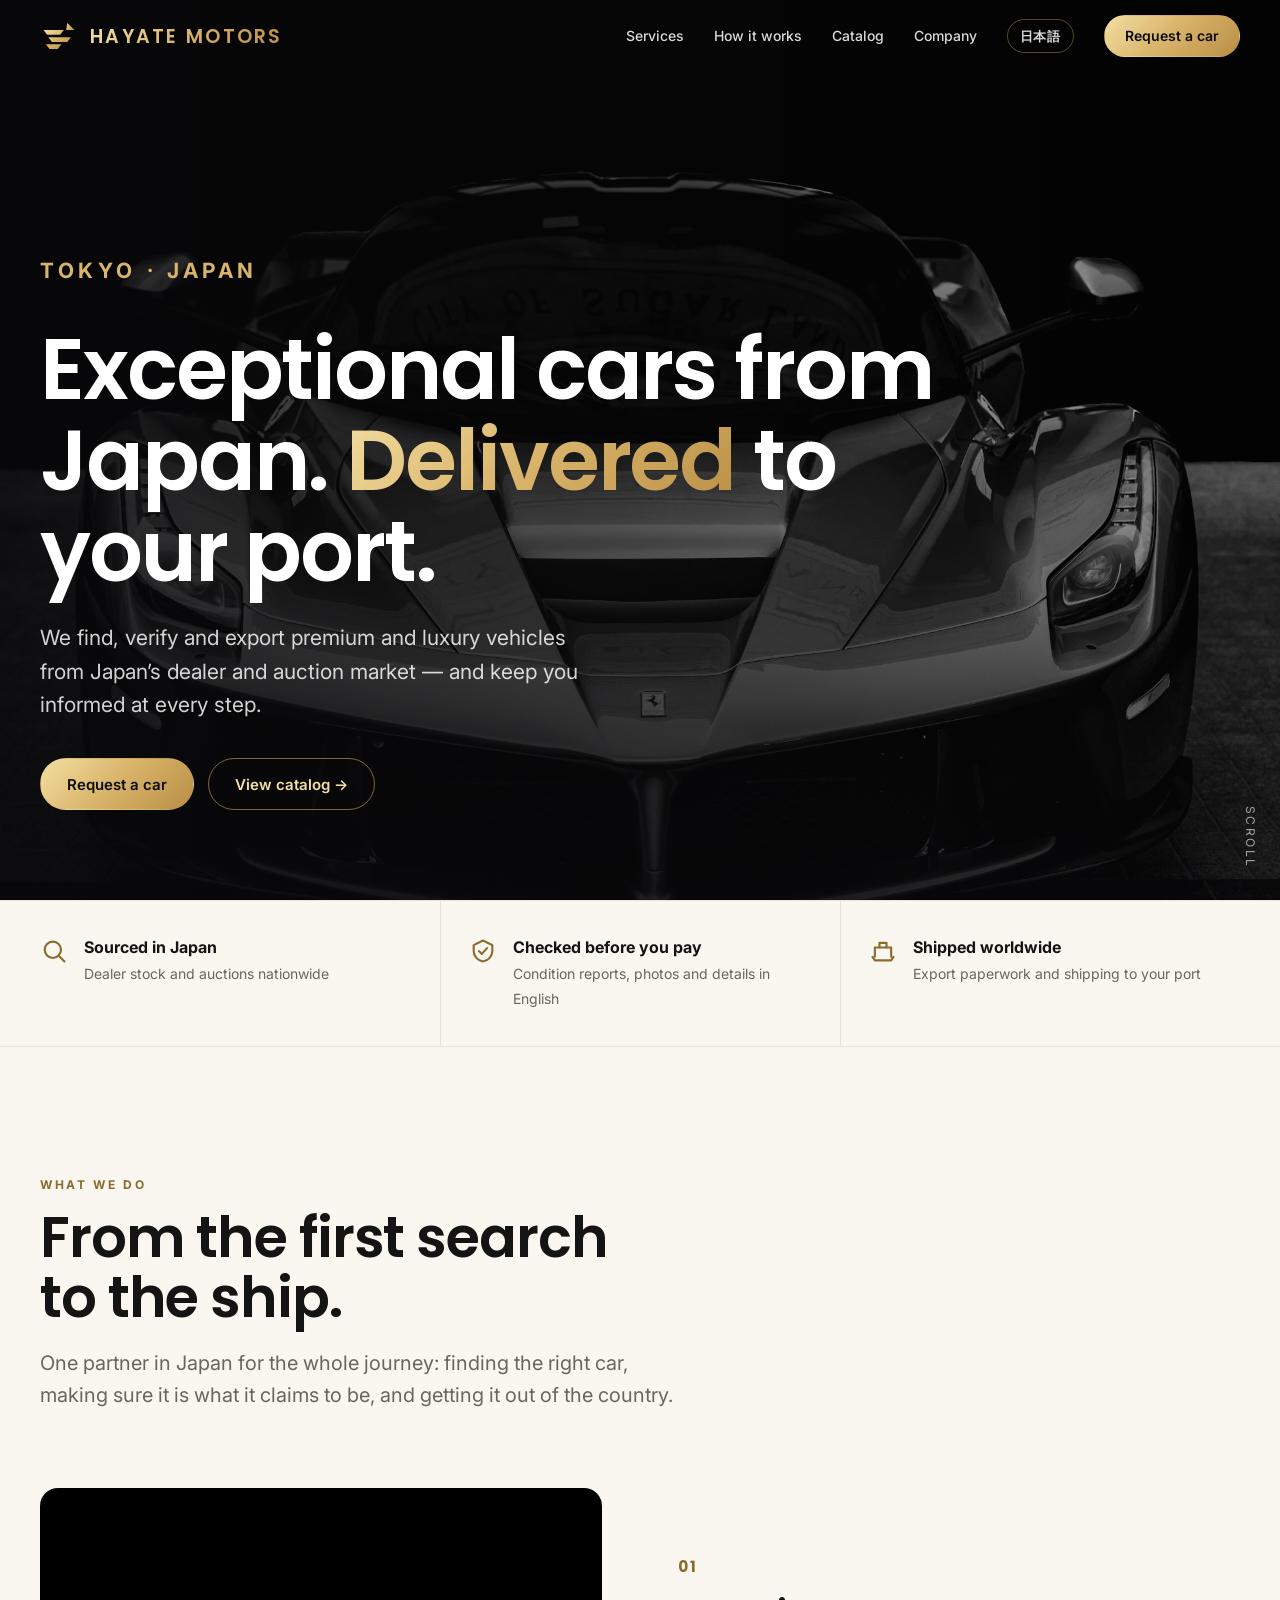
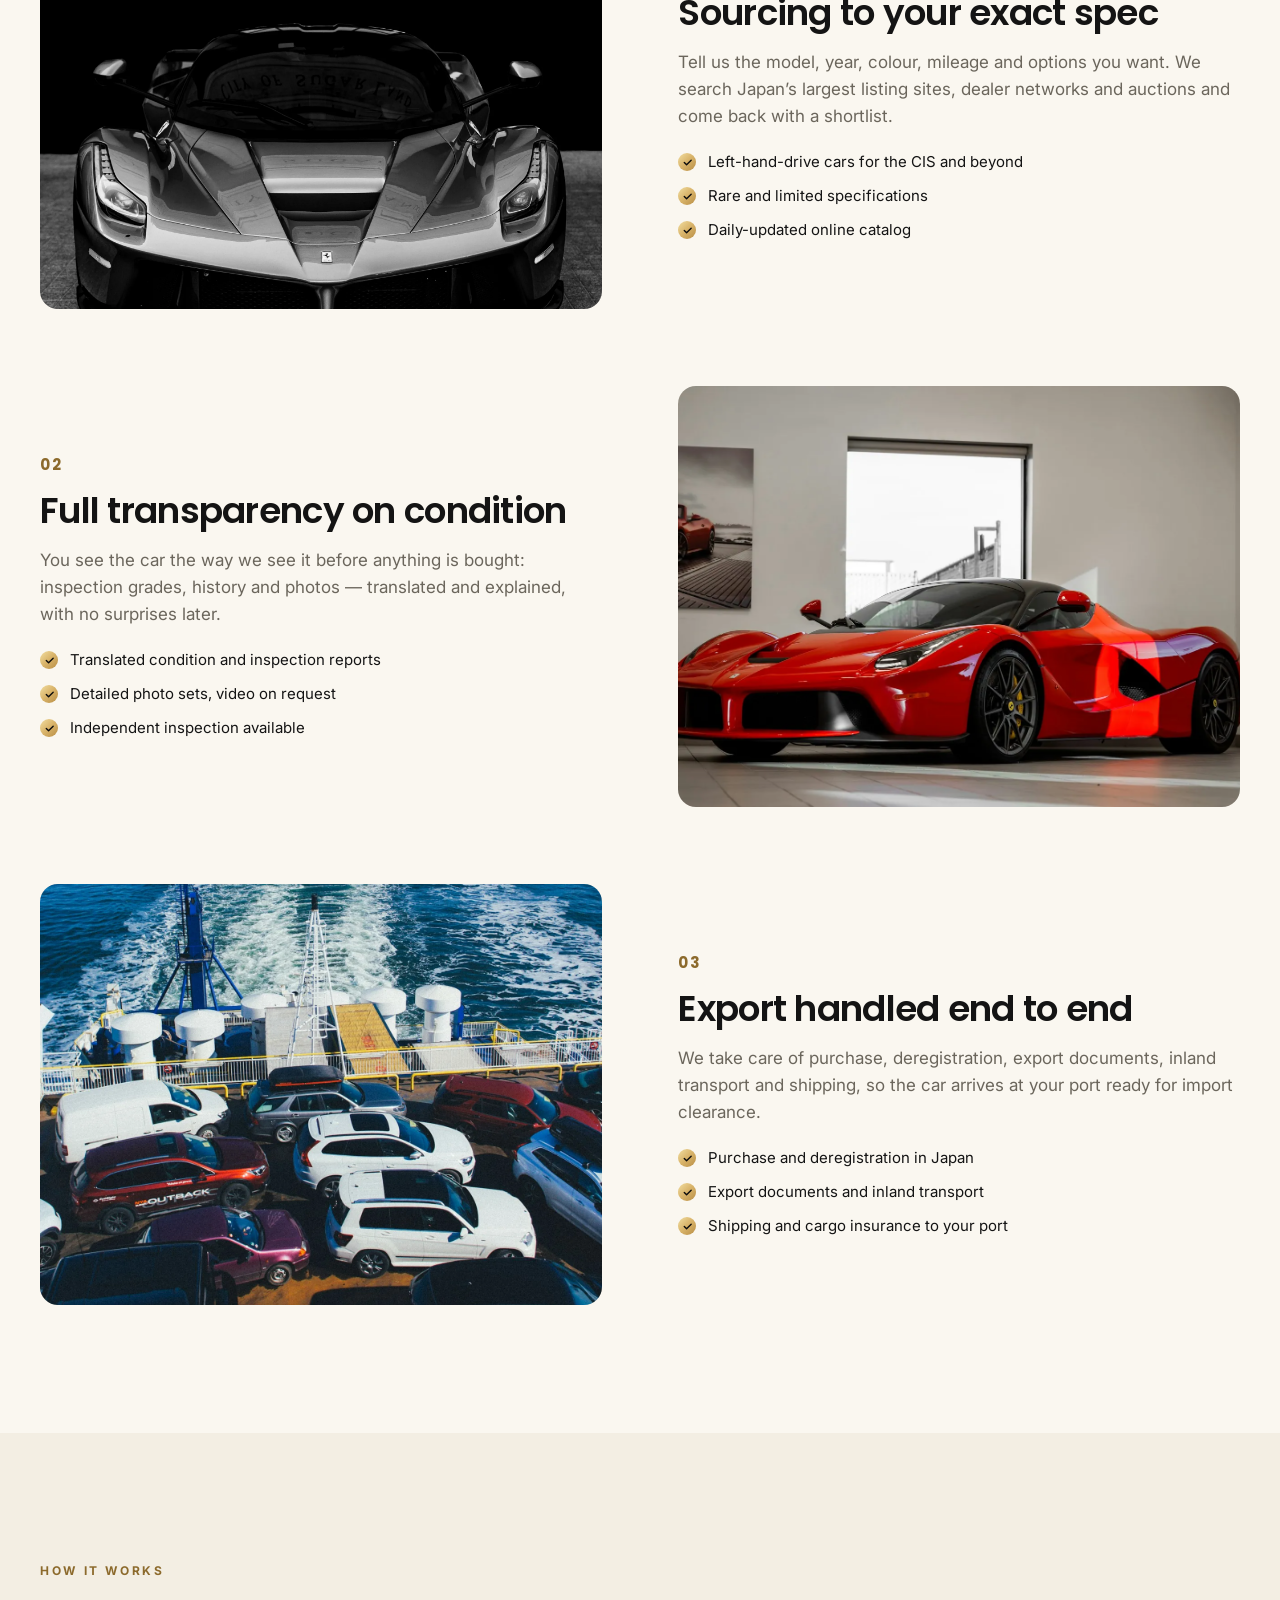
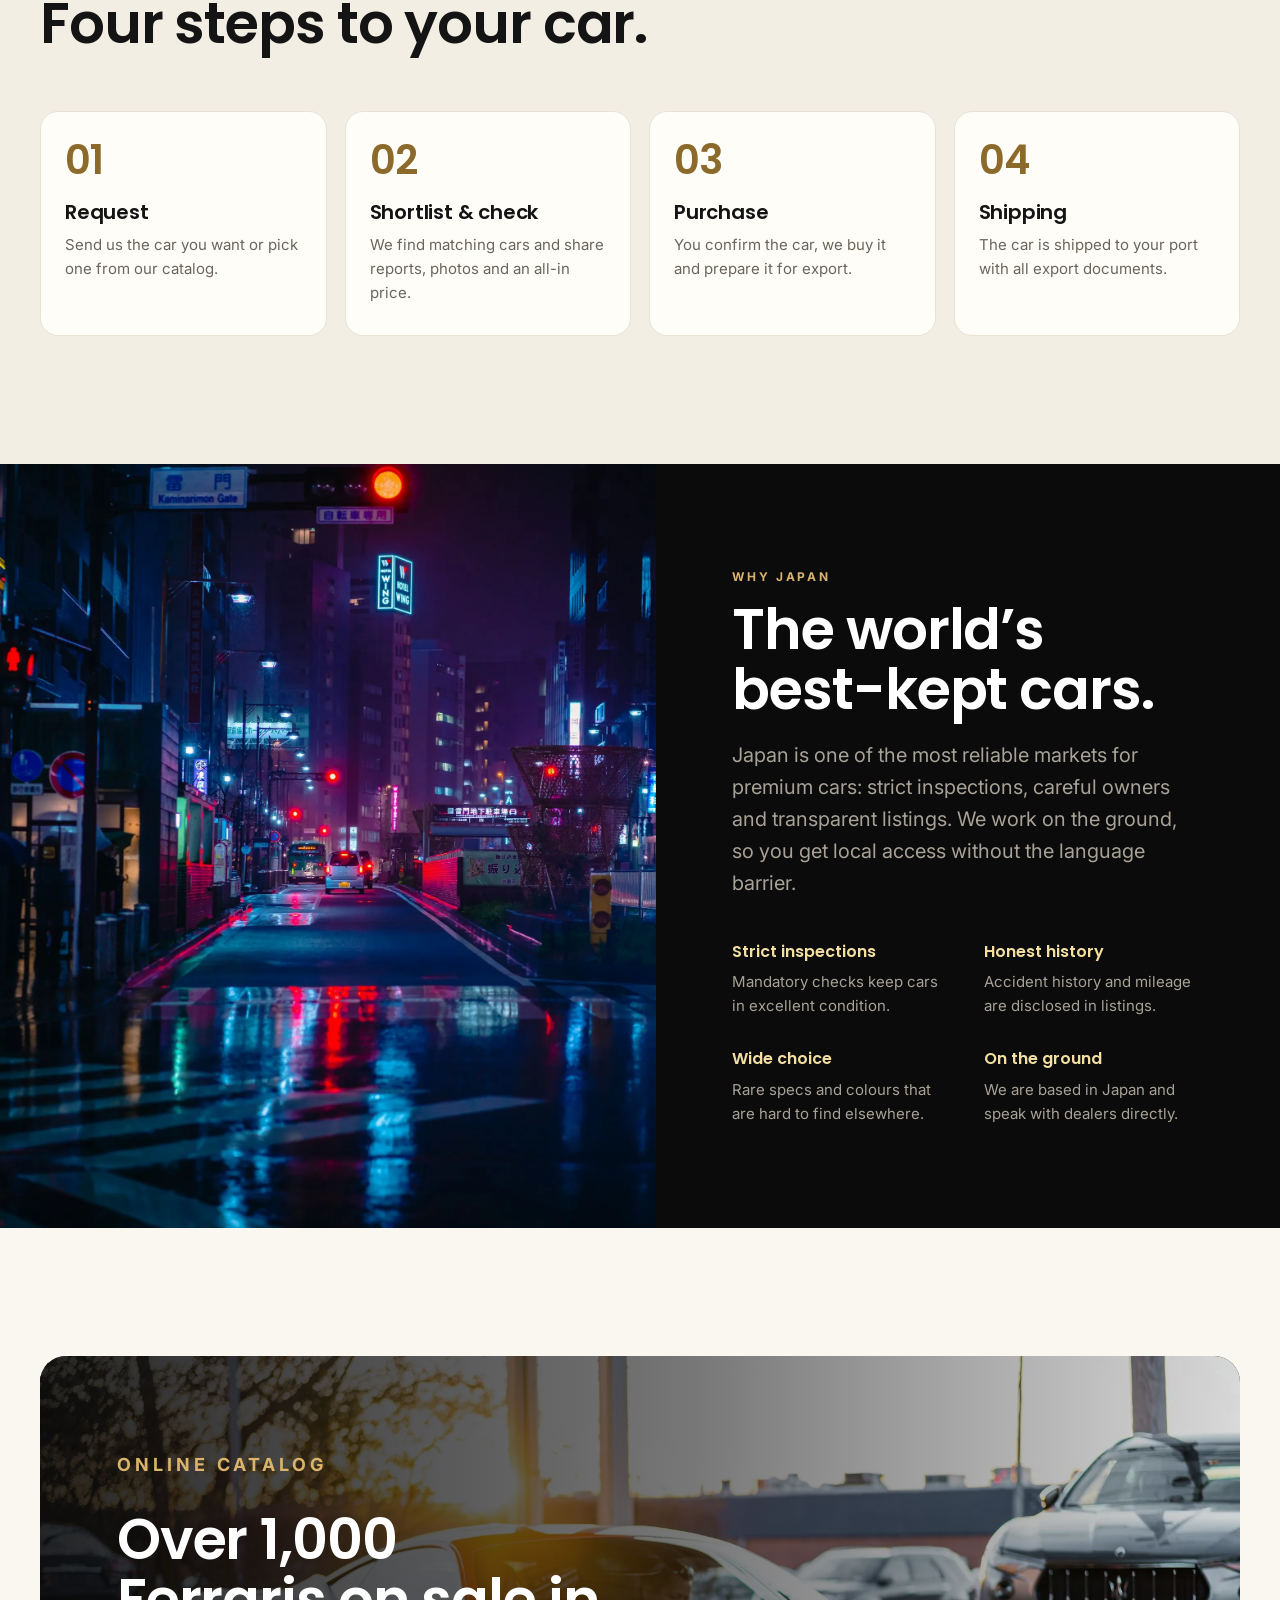
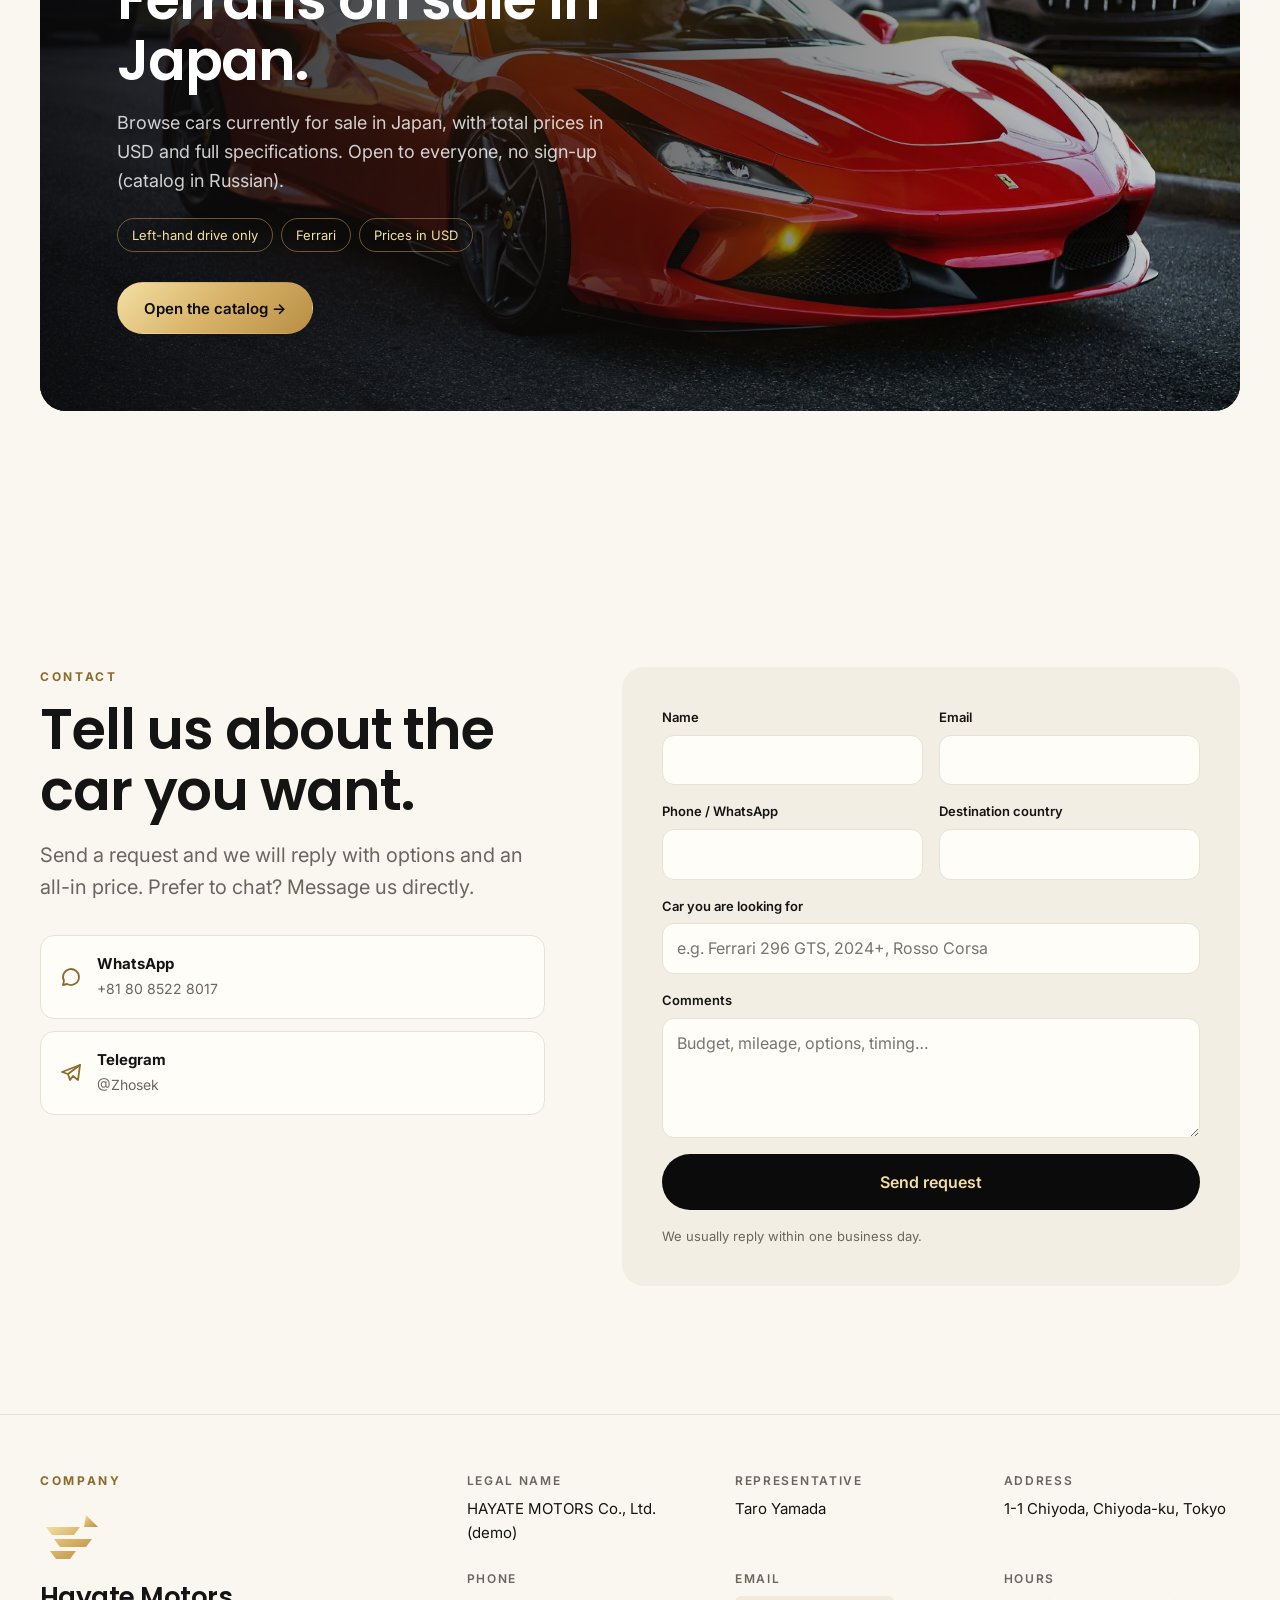
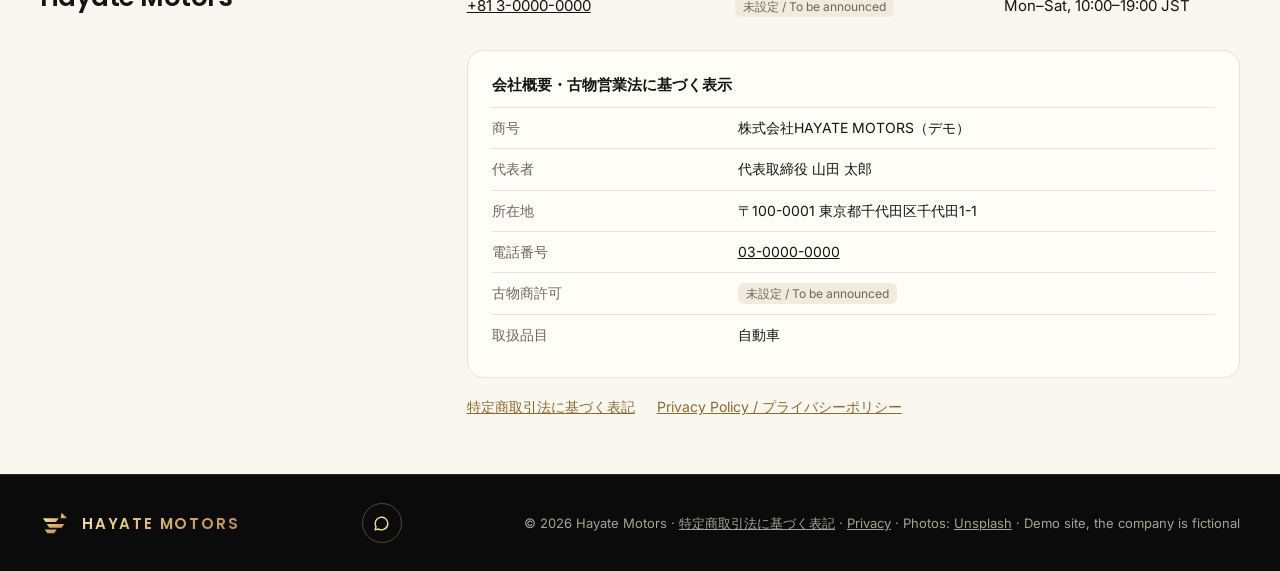
<file: site/index.html>
<!doctype html>
<html lang="en">
<head>
<meta charset="utf-8">
<meta name="viewport" content="width=device-width, initial-scale=1, viewport-fit=cover">
<meta name="theme-color" content="#0e0e10">
<title>Hayate Motors — Premium cars from Japan</title>
<meta name="description" content="Hayate Motors sources, inspects and exports premium and luxury cars from Japan to buyers worldwide.">
<link rel="alternate" hreflang="en" href="./">
<link rel="alternate" hreflang="ja" href="ja/">
<link rel="icon" href="assets/mark.svg" type="image/svg+xml">
<link rel="preconnect" href="https://fonts.googleapis.com">
<link href="https://fonts.googleapis.com/css2?family=Inter:wght@400;500;600;700;800&family=Poppins:wght@500;600;700&display=swap" rel="stylesheet">
<link rel="stylesheet" href="assets/site.css">
</head>
<body>

<header class="nav" id="nav">
  <div class="wrap">
    <a href="#top" class="logo"><img class="mark" src="assets/mark.svg" alt=""><span><span>HAYATE</span> MOTORS</span></a>
    <nav class="links" id="links">
      <a href="#services">Services</a>
      <a href="#process">How it works</a>
      <a href="catalog/">Catalog</a>
      <a href="#company">Company</a>
      <a href="ja/" class="lang" lang="ja" hreflang="ja">日本語</a>
      <a href="#contact" class="btn btn-gold">Request a car</a>
    </nav>
    <button class="burger" id="burger" aria-label="Menu" aria-expanded="false" aria-controls="links"><span></span><span></span><span></span></button>
  </div>
</header>

<main id="top">
  <!-- Hero -->
  <section class="hero">
    <img src="assets/photos/hero.webp" alt="Black and white front view of a Ferrari supercar" fetchpriority="high">
    <div class="wrap">
      <p class="eyebrow">Tokyo · Japan</p>
      <h1>Exceptional cars from Japan. <em>Delivered</em> to your port.</h1>
      <p>We find, verify and export premium and luxury vehicles from Japan’s dealer and auction market — and keep you informed at every step.</p>
      <div class="ctas">
        <a href="#contact" class="btn btn-gold">Request a car</a>
        <a href="catalog/" class="btn btn-ghost">View catalog →</a>
      </div>
    </div>
    <span class="scroll-hint">Scroll</span>
  </section>

  <!-- Facts -->
  <div class="facts">
    <div class="wrap">
      <div class="fact rv">
        <svg viewBox="0 0 24 24" fill="none" stroke="currentColor" stroke-width="1.8" stroke-linecap="round" stroke-linejoin="round" aria-hidden="true"><circle cx="11" cy="11" r="7"/><path d="M21 21l-4.3-4.3"/></svg>
        <div><b>Sourced in Japan</b><span>Dealer stock and auctions nationwide</span></div>
      </div>
      <div class="fact rv">
        <svg viewBox="0 0 24 24" fill="none" stroke="currentColor" stroke-width="1.8" stroke-linecap="round" stroke-linejoin="round" aria-hidden="true"><path d="M12 3l8 4v5c0 4.5-3.4 8.3-8 9-4.6-.7-8-4.5-8-9V7l8-4z"/><path d="M8.5 12l2.5 2.5 4.5-5"/></svg>
        <div><b>Checked before you pay</b><span>Condition reports, photos and details in English</span></div>
      </div>
      <div class="fact rv">
        <svg viewBox="0 0 24 24" fill="none" stroke="currentColor" stroke-width="1.8" stroke-linecap="round" stroke-linejoin="round" aria-hidden="true"><path d="M3 17l2 3h14l2-3"/><path d="M5 17V9h14v8"/><path d="M9 9V5h6v4"/></svg>
        <div><b>Shipped worldwide</b><span>Export paperwork and shipping to your port</span></div>
      </div>
    </div>
  </div>

  <!-- Services -->
  <section class="block" id="services">
    <div class="wrap">
      <p class="eyebrow rv">What we do</p>
      <h2 class="rv">From the first search<br>to the ship.</h2>
      <p class="lead rv">One partner in Japan for the whole journey: finding the right car, making sure it is what it claims to be, and getting it out of the country.</p>

      <div class="svc rv">
        <div class="svc-img"><img src="assets/photos/hero.webp" alt="Front view of a Ferrari supercar" loading="lazy"></div>
        <div>
          <span class="svc-num">01</span>
          <h3>Sourcing to your exact spec</h3>
          <p>Tell us the model, year, colour, mileage and options you want. We search Japan’s largest listing sites, dealer networks and auctions and come back with a shortlist.</p>
          <ul><li>Left-hand-drive cars for the CIS and beyond</li><li>Rare and limited specifications</li><li>Daily-updated online catalog</li></ul>
        </div>
      </div>

      <div class="svc rv">
        <div class="svc-img"><img src="assets/photos/showroom.webp" alt="Red Ferrari LaFerrari in a bright showroom" loading="lazy"></div>
        <div>
          <span class="svc-num">02</span>
          <h3>Full transparency on condition</h3>
          <p>You see the car the way we see it before anything is bought: inspection grades, history and photos — translated and explained, with no surprises later.</p>
          <ul><li>Translated condition and inspection reports</li><li>Detailed photo sets, video on request</li><li>Independent inspection available</li></ul>
        </div>
      </div>

      <div class="svc rv">
        <div class="svc-img"><img src="assets/photos/shipping.webp" alt="Cars loaded on the deck of a ship at sea" loading="lazy" style="object-position:center 88%"></div>
        <div>
          <span class="svc-num">03</span>
          <h3>Export handled end to end</h3>
          <p>We take care of purchase, deregistration, export documents, inland transport and shipping, so the car arrives at your port ready for import clearance.</p>
          <ul><li>Purchase and deregistration in Japan</li><li>Export documents and inland transport</li><li>Shipping and cargo insurance to your port</li></ul>
        </div>
      </div>
    </div>
  </section>

  <!-- Process -->
  <section class="block process" id="process">
    <div class="wrap">
      <p class="eyebrow rv">How it works</p>
      <h2 class="rv">Four steps to your car.</h2>
      <div class="steps">
        <div class="step rv"><h3>Request</h3><p>Send us the car you want or pick one from our catalog.</p></div>
        <div class="step rv"><h3>Shortlist &amp; check</h3><p>We find matching cars and share reports, photos and an all-in price.</p></div>
        <div class="step rv"><h3>Purchase</h3><p>You confirm the car, we buy it and prepare it for export.</p></div>
        <div class="step rv"><h3>Shipping</h3><p>The car is shipped to your port with all export documents.</p></div>
      </div>
    </div>
  </section>

  <!-- Japan -->
  <section class="japan">
    <div class="pic"><img src="assets/photos/tokyo.webp" alt="Tokyo street at night with neon lights reflected on wet asphalt" loading="lazy"></div>
    <div class="txt">
      <p class="eyebrow rv">Why Japan</p>
      <h2 class="rv">The world’s best-kept cars.</h2>
      <p class="lead rv">Japan is one of the most reliable markets for premium cars: strict inspections, careful owners and transparent listings. We work on the ground, so you get local access without the language barrier.</p>
      <dl class="rv">
        <div><dt>Strict inspections</dt><dd>Mandatory checks keep cars in excellent condition.</dd></div>
        <div><dt>Honest history</dt><dd>Accident history and mileage are disclosed in listings.</dd></div>
        <div><dt>Wide choice</dt><dd>Rare specs and colours that are hard to find elsewhere.</dd></div>
        <div><dt>On the ground</dt><dd>We are based in Japan and speak with dealers directly.</dd></div>
      </dl>
    </div>
  </section>

  <!-- Catalog -->
  <section class="block">
    <div class="wrap band-wrap">
      <div class="band rv">
        <img src="assets/photos/ferrari-road.webp" alt="Red Ferrari on a road" loading="lazy">
        <div class="in">
          <p class="eyebrow">Online catalog</p>
          <h2>Over 1,000 Ferraris on sale in Japan.</h2>
          <p>Browse cars currently for sale in Japan, with total prices in USD and full specifications. Open to everyone, no sign-up (catalog in Russian).</p>
          <div class="tags"><span>Left-hand drive only</span><span>Ferrari</span><span>Prices in USD</span></div>
          <a href="catalog/" class="btn btn-gold">Open the catalog →</a>
        </div>
      </div>
    </div>
  </section>

  <!-- Contact -->
  <section class="block contact" id="contact">
    <div class="wrap grid2">
      <div>
        <p class="eyebrow rv">Contact</p>
        <h2 class="rv">Tell us about the car you want.</h2>
        <p class="lead rv">Send a request and we will reply with options and an all-in price. Prefer to chat? Message us directly.</p>
        <div class="channels rv">
          <a class="channel" id="ch-wa" href="#" target="_blank" rel="noopener">
            <svg viewBox="0 0 24 24" fill="none" stroke="currentColor" stroke-width="1.8" stroke-linecap="round" stroke-linejoin="round" aria-hidden="true"><path d="M20 12a8 8 0 0 1-11.8 7L4 20l1-4.1A8 8 0 1 1 20 12z"/></svg>
            <div><b>WhatsApp</b><span id="ch-wa-t"></span></div>
          </a>
          <a class="channel" id="ch-tg" href="#" target="_blank" rel="noopener">
            <svg viewBox="0 0 24 24" fill="none" stroke="currentColor" stroke-width="1.8" stroke-linecap="round" stroke-linejoin="round" aria-hidden="true"><path d="M21 4L3 11l6 2 2 6 3-4 5 4 2-15z"/><path d="M9 13l12-9"/></svg>
            <div><b>Telegram</b><span id="ch-tg-t"></span></div>
          </a>
          <a class="channel" id="ch-ig" href="#" target="_blank" rel="noopener">
            <svg viewBox="0 0 24 24" fill="none" stroke="currentColor" stroke-width="1.8" stroke-linecap="round" stroke-linejoin="round" aria-hidden="true"><rect x="3" y="3" width="18" height="18" rx="5"/><circle cx="12" cy="12" r="4"/><circle cx="17.5" cy="6.5" r=".8" fill="currentColor" stroke="none"/></svg>
            <div><b>Instagram</b><span id="ch-ig-t"></span></div>
          </a>
          <a class="channel" id="ch-mail" href="#">
            <svg viewBox="0 0 24 24" fill="none" stroke="currentColor" stroke-width="1.8" stroke-linecap="round" stroke-linejoin="round" aria-hidden="true"><rect x="3" y="5" width="18" height="14" rx="2"/><path d="M3 7l9 6 9-6"/></svg>
            <div><b>Email</b><span id="ch-mail-t"></span></div>
          </a>
        </div>
      </div>

      <form id="form" class="rv" novalidate>
        <div class="field"><label for="f-name">Name</label><input id="f-name" name="name" autocomplete="name" required></div>
        <div class="field"><label for="f-email">Email</label><input id="f-email" name="email" type="email" autocomplete="email" required></div>
        <div class="field"><label for="f-phone">Phone / WhatsApp</label><input id="f-phone" name="phone" type="tel" autocomplete="tel"></div>
        <div class="field"><label for="f-country">Destination country</label><input id="f-country" name="country" autocomplete="country-name"></div>
        <div class="field full"><label for="f-car">Car you are looking for</label><input id="f-car" name="car" placeholder="e.g. Ferrari 296 GTS, 2024+, Rosso Corsa"></div>
        <div class="field full"><label for="f-msg">Comments</label><textarea id="f-msg" name="message" placeholder="Budget, mileage, options, timing…"></textarea></div>
        <button class="btn btn-dark" type="submit">Send request</button>
        <p class="note" id="form-note">We usually reply within one business day.</p>
      </form>
    </div>
  </section>

  <!-- Company -->
  <section class="company" id="company">
    <div class="wrap">
      <div>
        <p class="eyebrow">Company</p>
        <img src="assets/mark.svg" alt="" style="height:64px;width:auto;margin-bottom:14px">
        <h3 style="font-size:26px;font-weight:600">Hayate Motors</h3>
      </div>
      <div>
        <dl>
          <div><dt>Legal name</dt><dd data-co="nameEn"></dd></div>
          <div><dt>Representative</dt><dd data-co="representativeEn"></dd></div>
          <div><dt>Address</dt><dd data-co="addressEn"></dd></div>
          <div><dt>Phone</dt><dd><a data-co="phoneIntl" data-co-href="tel:phoneIntl"></a></dd></div>
          <div><dt>Email</dt><dd><a data-co="email" data-co-href="mailto:email"></a></dd></div>
          <div><dt>Hours</dt><dd data-co="hours"></dd></div>
        </dl>
        <div class="jp" lang="ja">
          <p class="jp-title">会社概要・古物営業法に基づく表示</p>
          <table>
            <tr><th>商号</th><td data-co="nameJa"></td></tr>
            <tr><th>代表者</th><td data-co="representativeJa"></td></tr>
            <tr><th>所在地</th><td id="jp-addr"></td></tr>
            <tr><th>電話番号</th><td><a data-co="phone" data-co-href="tel:phoneIntl"></a></td></tr>
            <tr><th>古物商許可</th><td id="jp-lic"></td></tr>
            <tr><th>取扱品目</th><td data-co="goodsCategoryJa"></td></tr>
          </table>
        </div>
        <p class="legal-links"><a href="legal/tokushoho.html">特定商取引法に基づく表記</a><a href="legal/privacy.html">Privacy Policy / プライバシーポリシー</a></p>
      </div>
    </div>
  </section>
</main>

<footer>
  <div class="wrap">
    <a href="#top" class="logo"><img class="mark" src="assets/mark.svg" alt=""><span><span>HAYATE</span> MOTORS</span></a>
    <div class="social">
      <a id="soc-ig" href="#" target="_blank" rel="noopener" aria-label="Instagram"><svg viewBox="0 0 24 24" fill="none" stroke="currentColor" stroke-width="1.8" stroke-linecap="round" stroke-linejoin="round" aria-hidden="true"><rect x="3" y="3" width="18" height="18" rx="5"/><circle cx="12" cy="12" r="4"/><circle cx="17.5" cy="6.5" r=".8" fill="currentColor" stroke="none"/></svg></a>
      <a id="soc-wa" href="#" target="_blank" rel="noopener" aria-label="WhatsApp"><svg viewBox="0 0 24 24" fill="none" stroke="currentColor" stroke-width="1.8" stroke-linecap="round" stroke-linejoin="round" aria-hidden="true"><path d="M20 12a8 8 0 0 1-11.8 7L4 20l1-4.1A8 8 0 1 1 20 12z"/></svg></a>
    </div>
    <span>© <span id="year"></span> Hayate Motors · <a href="legal/tokushoho.html">特定商取引法に基づく表記</a> · <a href="legal/privacy.html">Privacy</a> · Photos: <a href="https://unsplash.com" target="_blank" rel="noopener">Unsplash</a> · Demo site, the company is fictional</span>
  </div>
</footer>

<script src="assets/company.js"></script>
<script src="assets/site.js"></script>
</body>
</html>
</file>
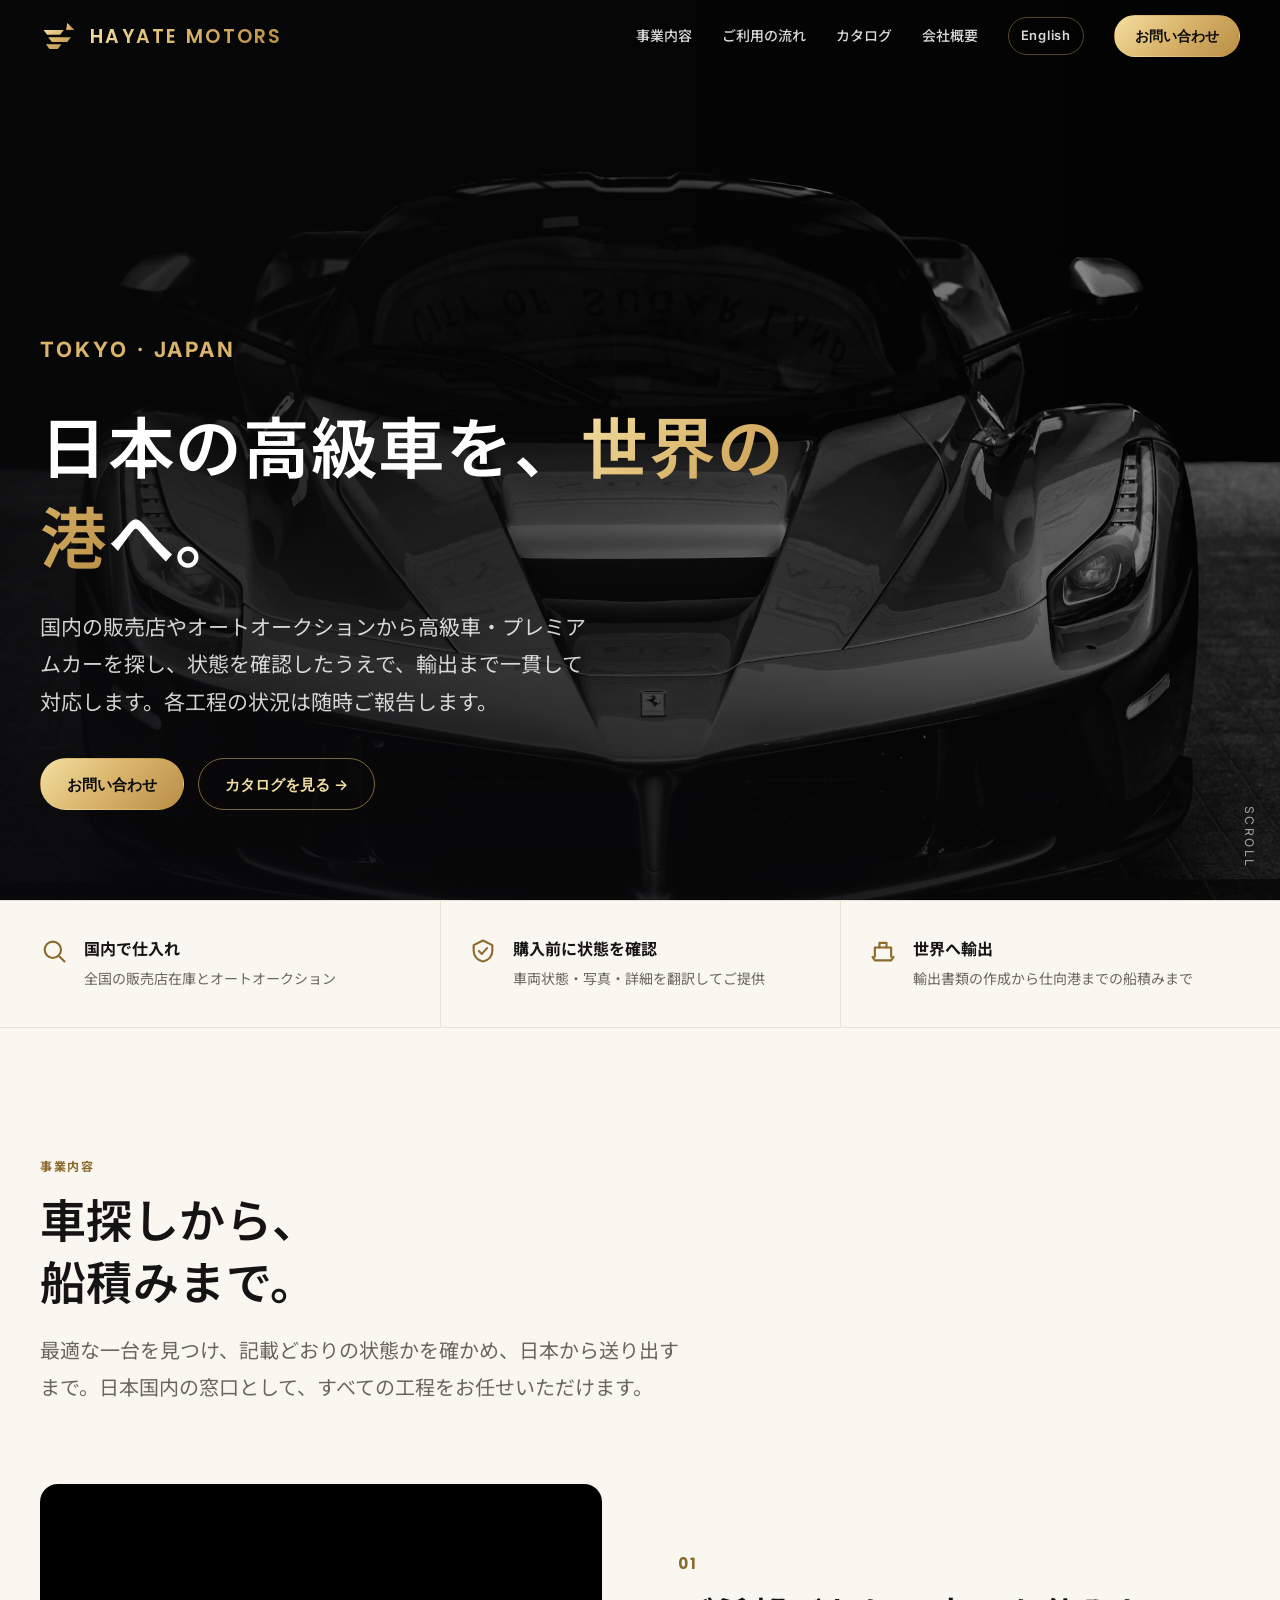
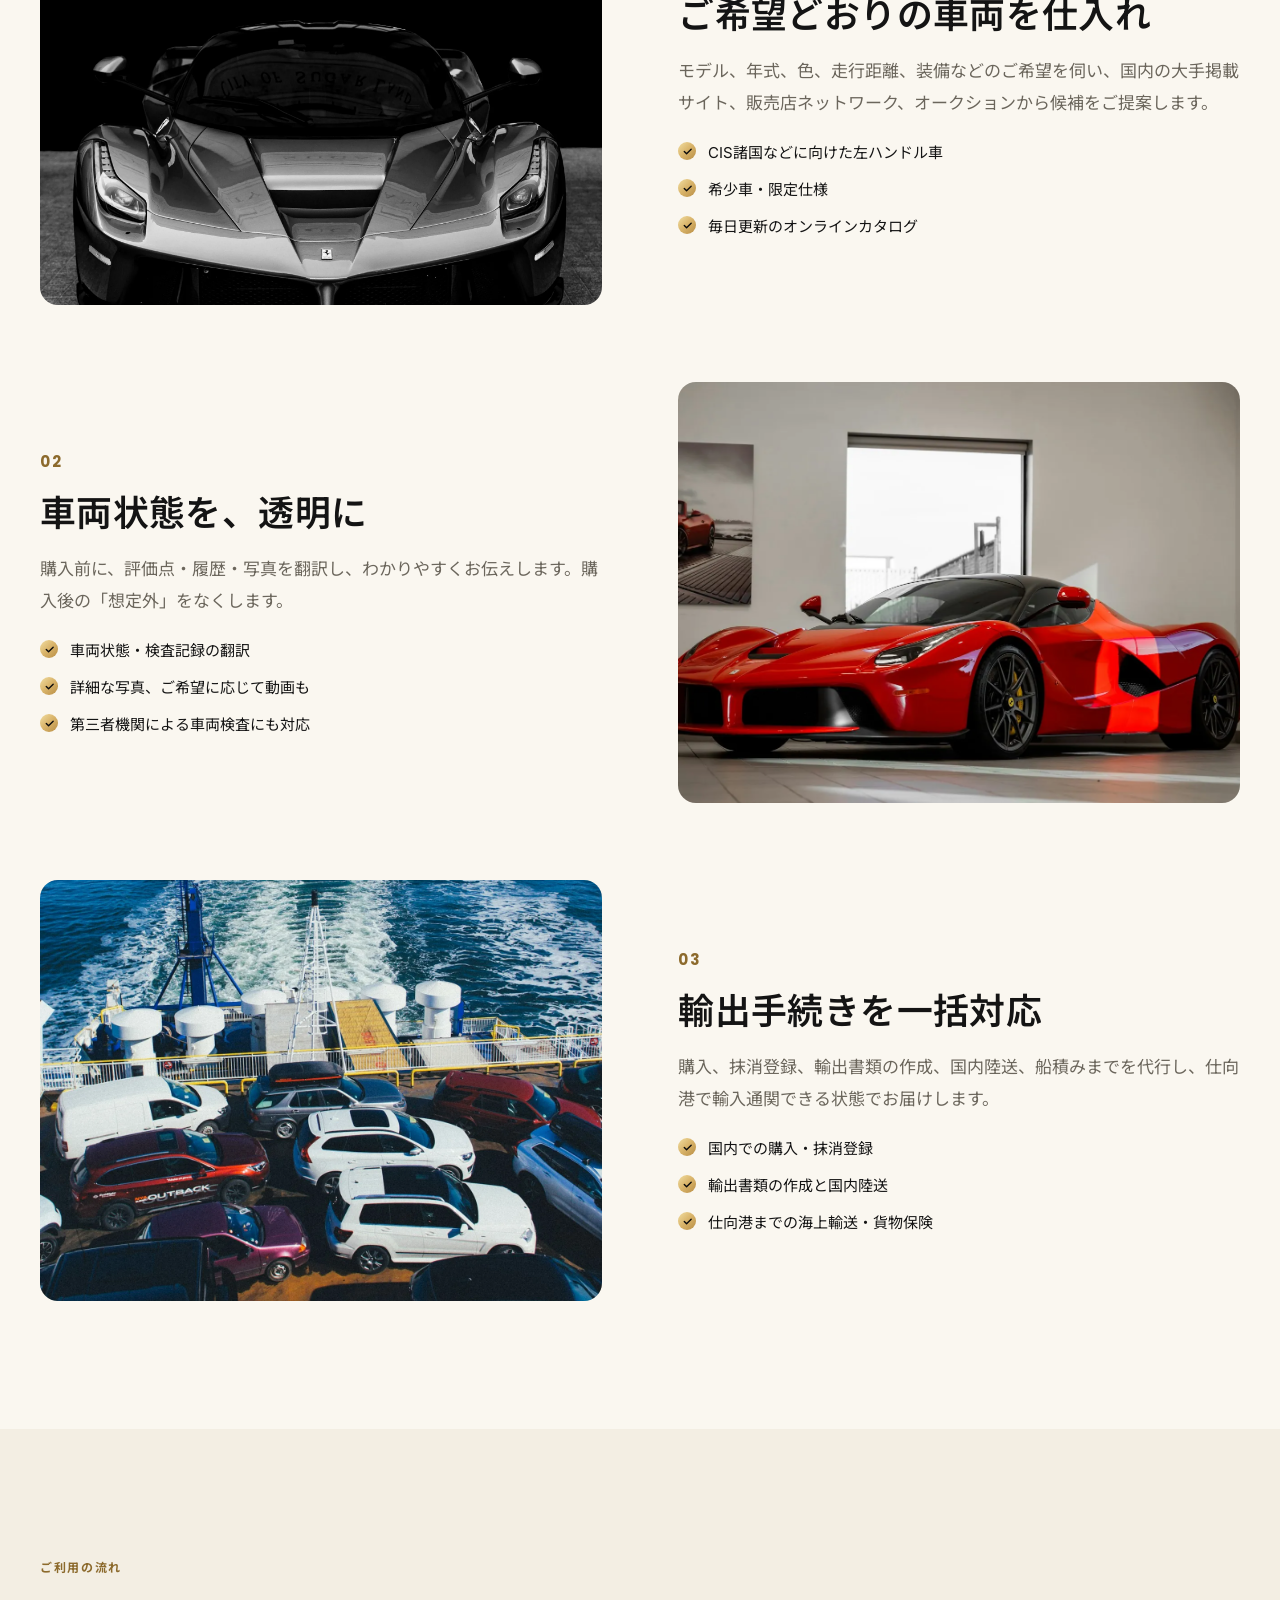
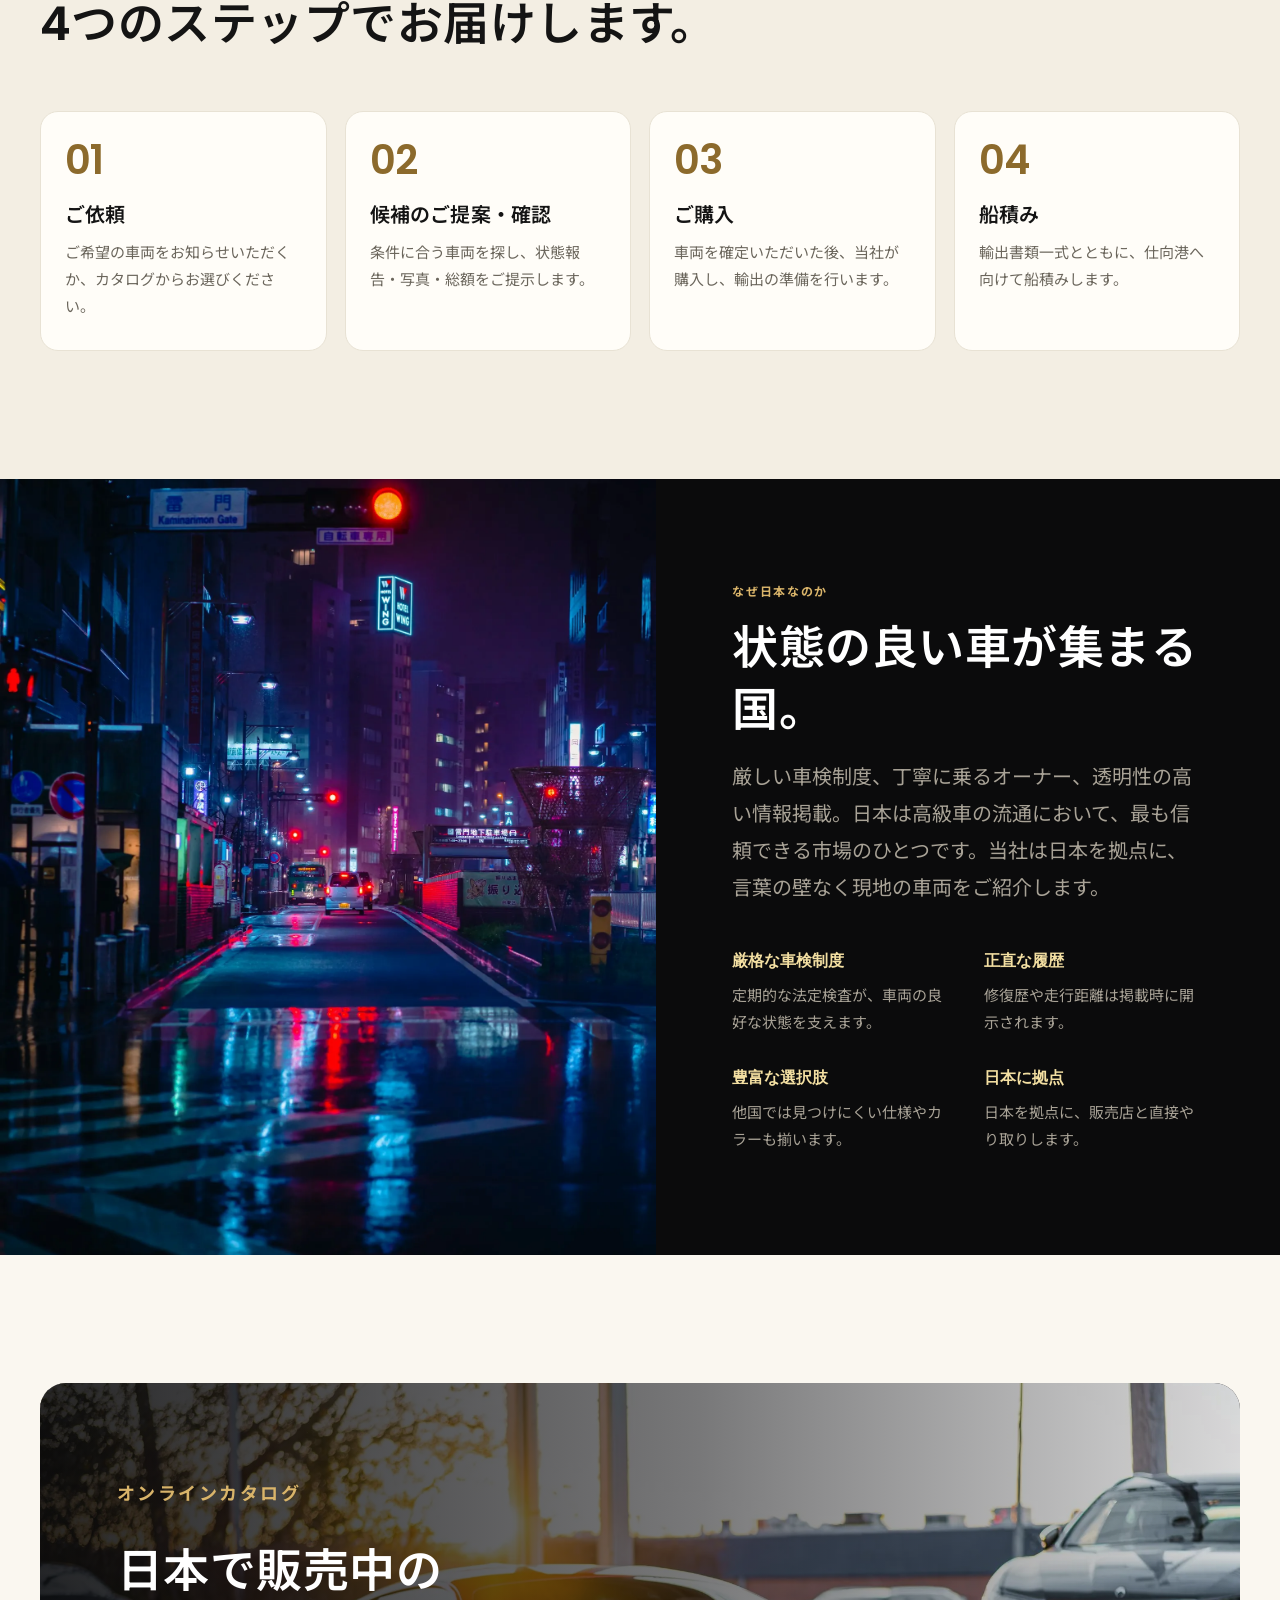
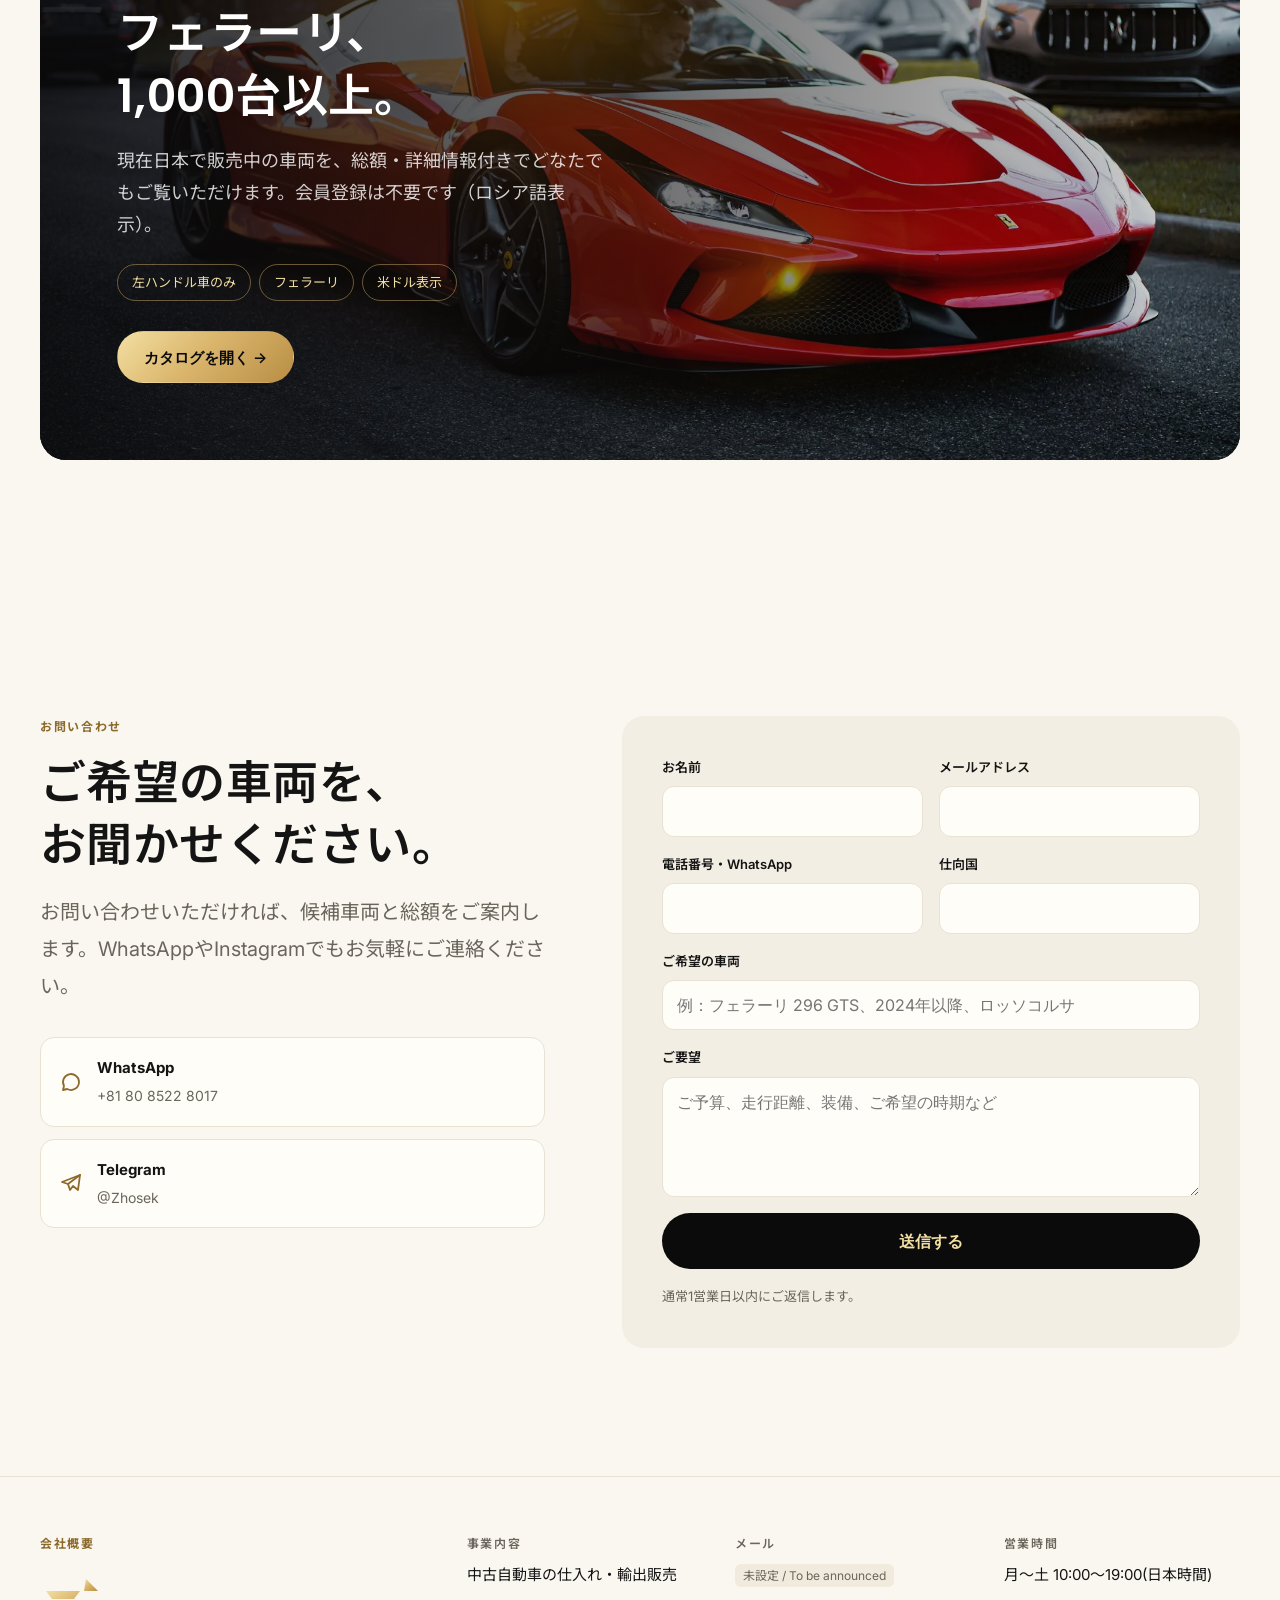
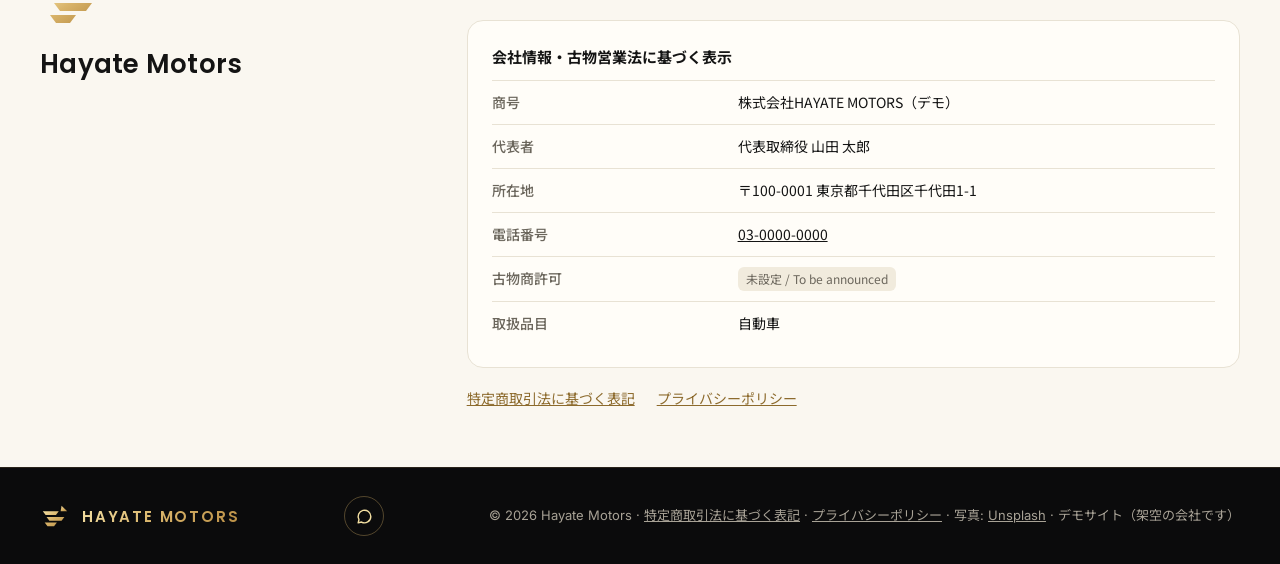
<file: site/ja/index.html>
<!doctype html>
<html lang="ja">
<head>
<meta charset="utf-8">
<meta name="viewport" content="width=device-width, initial-scale=1, viewport-fit=cover">
<meta name="theme-color" content="#0e0e10">
<title>Hayate Motors｜日本の高級車を世界へ輸出</title>
<meta name="description" content="Hayate Motorsは、日本国内の高級車・プレミアムカーを仕入れ、状態を確認したうえで海外のお客様へ輸出しています。">
<link rel="alternate" hreflang="en" href="../">
<link rel="alternate" hreflang="ja" href="./">
<link rel="icon" href="../assets/mark.svg" type="image/svg+xml">
<link rel="preconnect" href="https://fonts.googleapis.com">
<link href="https://fonts.googleapis.com/css2?family=Inter:wght@400;500;600;700;800&family=Noto+Sans+JP:wght@400;500;600;700&family=Poppins:wght@500;600;700&display=swap" rel="stylesheet">
<link rel="stylesheet" href="../assets/site.css">
</head>
<body>

<header class="nav" id="nav">
  <div class="wrap">
    <a href="#top" class="logo"><img class="mark" src="../assets/mark.svg" alt=""><span><span>HAYATE</span> MOTORS</span></a>
    <nav class="links" id="links">
      <a href="#services">事業内容</a>
      <a href="#process">ご利用の流れ</a>
      <a href="../catalog/">カタログ</a>
      <a href="#company">会社概要</a>
      <a href="../" class="lang" lang="en" hreflang="en">English</a>
      <a href="#contact" class="btn btn-gold">お問い合わせ</a>
    </nav>
    <button class="burger" id="burger" aria-label="メニュー" aria-expanded="false" aria-controls="links"><span></span><span></span><span></span></button>
  </div>
</header>

<main id="top">
  <!-- Hero -->
  <section class="hero">
    <img src="../assets/photos/hero.webp" alt="フェラーリのスーパーカーを正面から写したモノクロ写真" fetchpriority="high">
    <div class="wrap">
      <p class="eyebrow">Tokyo · Japan</p>
      <h1>日本の高級車を、<em>世界の港</em>へ。</h1>
      <p>国内の販売店やオートオークションから高級車・プレミアムカーを探し、状態を確認したうえで、輸出まで一貫して対応します。各工程の状況は随時ご報告します。</p>
      <div class="ctas">
        <a href="#contact" class="btn btn-gold">お問い合わせ</a>
        <a href="../catalog/" class="btn btn-ghost">カタログを見る →</a>
      </div>
    </div>
    <span class="scroll-hint">Scroll</span>
  </section>

  <!-- Facts -->
  <div class="facts">
    <div class="wrap">
      <div class="fact rv">
        <svg viewBox="0 0 24 24" fill="none" stroke="currentColor" stroke-width="1.8" stroke-linecap="round" stroke-linejoin="round" aria-hidden="true"><circle cx="11" cy="11" r="7"/><path d="M21 21l-4.3-4.3"/></svg>
        <div><b>国内で仕入れ</b><span>全国の販売店在庫とオートオークション</span></div>
      </div>
      <div class="fact rv">
        <svg viewBox="0 0 24 24" fill="none" stroke="currentColor" stroke-width="1.8" stroke-linecap="round" stroke-linejoin="round" aria-hidden="true"><path d="M12 3l8 4v5c0 4.5-3.4 8.3-8 9-4.6-.7-8-4.5-8-9V7l8-4z"/><path d="M8.5 12l2.5 2.5 4.5-5"/></svg>
        <div><b>購入前に状態を確認</b><span>車両状態・写真・詳細を翻訳してご提供</span></div>
      </div>
      <div class="fact rv">
        <svg viewBox="0 0 24 24" fill="none" stroke="currentColor" stroke-width="1.8" stroke-linecap="round" stroke-linejoin="round" aria-hidden="true"><path d="M3 17l2 3h14l2-3"/><path d="M5 17V9h14v8"/><path d="M9 9V5h6v4"/></svg>
        <div><b>世界へ輸出</b><span>輸出書類の作成から仕向港までの船積みまで</span></div>
      </div>
    </div>
  </div>

  <!-- Services -->
  <section class="block" id="services">
    <div class="wrap">
      <p class="eyebrow rv">事業内容</p>
      <h2 class="rv">車探しから、<br>船積みまで。</h2>
      <p class="lead rv">最適な一台を見つけ、記載どおりの状態かを確かめ、日本から送り出すまで。日本国内の窓口として、すべての工程をお任せいただけます。</p>

      <div class="svc rv">
        <div class="svc-img"><img src="../assets/photos/hero.webp" alt="フェラーリのフロントビュー" loading="lazy"></div>
        <div>
          <span class="svc-num">01</span>
          <h3>ご希望どおりの車両を仕入れ</h3>
          <p>モデル、年式、色、走行距離、装備などのご希望を伺い、国内の大手掲載サイト、販売店ネットワーク、オークションから候補をご提案します。</p>
          <ul><li>CIS諸国などに向けた左ハンドル車</li><li>希少車・限定仕様</li><li>毎日更新のオンラインカタログ</li></ul>
        </div>
      </div>

      <div class="svc rv">
        <div class="svc-img"><img src="../assets/photos/showroom.webp" alt="明るいショールームに置かれた赤いフェラーリ" loading="lazy"></div>
        <div>
          <span class="svc-num">02</span>
          <h3>車両状態を、透明に</h3>
          <p>購入前に、評価点・履歴・写真を翻訳し、わかりやすくお伝えします。購入後の「想定外」をなくします。</p>
          <ul><li>車両状態・検査記録の翻訳</li><li>詳細な写真、ご希望に応じて動画も</li><li>第三者機関による車両検査にも対応</li></ul>
        </div>
      </div>

      <div class="svc rv">
        <div class="svc-img"><img src="../assets/photos/shipping.webp" alt="海上を進む船の甲板に積まれた車" loading="lazy" style="object-position:center 88%"></div>
        <div>
          <span class="svc-num">03</span>
          <h3>輸出手続きを一括対応</h3>
          <p>購入、抹消登録、輸出書類の作成、国内陸送、船積みまでを代行し、仕向港で輸入通関できる状態でお届けします。</p>
          <ul><li>国内での購入・抹消登録</li><li>輸出書類の作成と国内陸送</li><li>仕向港までの海上輸送・貨物保険</li></ul>
        </div>
      </div>
    </div>
  </section>

  <!-- Process -->
  <section class="block process" id="process">
    <div class="wrap">
      <p class="eyebrow rv">ご利用の流れ</p>
      <h2 class="rv">4つのステップでお届けします。</h2>
      <div class="steps">
        <div class="step rv"><h3>ご依頼</h3><p>ご希望の車両をお知らせいただくか、カタログからお選びください。</p></div>
        <div class="step rv"><h3>候補のご提案・確認</h3><p>条件に合う車両を探し、状態報告・写真・総額をご提示します。</p></div>
        <div class="step rv"><h3>ご購入</h3><p>車両を確定いただいた後、当社が購入し、輸出の準備を行います。</p></div>
        <div class="step rv"><h3>船積み</h3><p>輸出書類一式とともに、仕向港へ向けて船積みします。</p></div>
      </div>
    </div>
  </section>

  <!-- Japan -->
  <section class="japan">
    <div class="pic"><img src="../assets/photos/tokyo.webp" alt="ネオンが濡れた路面に映る夜の東京の街" loading="lazy"></div>
    <div class="txt">
      <p class="eyebrow rv">なぜ日本なのか</p>
      <h2 class="rv">状態の良い車が集まる国。</h2>
      <p class="lead rv">厳しい車検制度、丁寧に乗るオーナー、透明性の高い情報掲載。日本は高級車の流通において、最も信頼できる市場のひとつです。当社は日本を拠点に、言葉の壁なく現地の車両をご紹介します。</p>
      <dl class="rv">
        <div><dt>厳格な車検制度</dt><dd>定期的な法定検査が、車両の良好な状態を支えます。</dd></div>
        <div><dt>正直な履歴</dt><dd>修復歴や走行距離は掲載時に開示されます。</dd></div>
        <div><dt>豊富な選択肢</dt><dd>他国では見つけにくい仕様やカラーも揃います。</dd></div>
        <div><dt>日本に拠点</dt><dd>日本を拠点に、販売店と直接やり取りします。</dd></div>
      </dl>
    </div>
  </section>

  <!-- Catalog -->
  <section class="block">
    <div class="wrap band-wrap">
      <div class="band rv">
        <img src="../assets/photos/ferrari-road.webp" alt="道路を走る赤いフェラーリ" loading="lazy">
        <div class="in">
          <p class="eyebrow">オンラインカタログ</p>
          <h2>日本で販売中のフェラーリ、1,000台以上。</h2>
          <p>現在日本で販売中の車両を、総額・詳細情報付きでどなたでもご覧いただけます。会員登録は不要です（ロシア語表示）。</p>
          <div class="tags"><span>左ハンドル車のみ</span><span>フェラーリ</span><span>米ドル表示</span></div>
          <a href="../catalog/" class="btn btn-gold">カタログを開く →</a>
        </div>
      </div>
    </div>
  </section>

  <!-- Contact -->
  <section class="block contact" id="contact">
    <div class="wrap grid2">
      <div>
        <p class="eyebrow rv">お問い合わせ</p>
        <h2 class="rv">ご希望の車両を、お聞かせください。</h2>
        <p class="lead rv">お問い合わせいただければ、候補車両と総額をご案内します。WhatsAppやInstagramでもお気軽にご連絡ください。</p>
        <div class="channels rv">
          <a class="channel" id="ch-wa" href="#" target="_blank" rel="noopener">
            <svg viewBox="0 0 24 24" fill="none" stroke="currentColor" stroke-width="1.8" stroke-linecap="round" stroke-linejoin="round" aria-hidden="true"><path d="M20 12a8 8 0 0 1-11.8 7L4 20l1-4.1A8 8 0 1 1 20 12z"/></svg>
            <div><b>WhatsApp</b><span id="ch-wa-t"></span></div>
          </a>
          <a class="channel" id="ch-tg" href="#" target="_blank" rel="noopener">
            <svg viewBox="0 0 24 24" fill="none" stroke="currentColor" stroke-width="1.8" stroke-linecap="round" stroke-linejoin="round" aria-hidden="true"><path d="M21 4L3 11l6 2 2 6 3-4 5 4 2-15z"/><path d="M9 13l12-9"/></svg>
            <div><b>Telegram</b><span id="ch-tg-t"></span></div>
          </a>
          <a class="channel" id="ch-ig" href="#" target="_blank" rel="noopener">
            <svg viewBox="0 0 24 24" fill="none" stroke="currentColor" stroke-width="1.8" stroke-linecap="round" stroke-linejoin="round" aria-hidden="true"><rect x="3" y="3" width="18" height="18" rx="5"/><circle cx="12" cy="12" r="4"/><circle cx="17.5" cy="6.5" r=".8" fill="currentColor" stroke="none"/></svg>
            <div><b>Instagram</b><span id="ch-ig-t"></span></div>
          </a>
          <a class="channel" id="ch-mail" href="#">
            <svg viewBox="0 0 24 24" fill="none" stroke="currentColor" stroke-width="1.8" stroke-linecap="round" stroke-linejoin="round" aria-hidden="true"><rect x="3" y="5" width="18" height="14" rx="2"/><path d="M3 7l9 6 9-6"/></svg>
            <div><b>メール</b><span id="ch-mail-t"></span></div>
          </a>
        </div>
      </div>

      <form id="form" class="rv" novalidate>
        <div class="field"><label for="f-name">お名前</label><input id="f-name" name="name" autocomplete="name" required></div>
        <div class="field"><label for="f-email">メールアドレス</label><input id="f-email" name="email" type="email" autocomplete="email" required></div>
        <div class="field"><label for="f-phone">電話番号・WhatsApp</label><input id="f-phone" name="phone" type="tel" autocomplete="tel"></div>
        <div class="field"><label for="f-country">仕向国</label><input id="f-country" name="country" autocomplete="country-name"></div>
        <div class="field full"><label for="f-car">ご希望の車両</label><input id="f-car" name="car" placeholder="例：フェラーリ 296 GTS、2024年以降、ロッソコルサ"></div>
        <div class="field full"><label for="f-msg">ご要望</label><textarea id="f-msg" name="message" placeholder="ご予算、走行距離、装備、ご希望の時期など"></textarea></div>
        <button class="btn btn-dark" type="submit">送信する</button>
        <p class="note" id="form-note">通常1営業日以内にご返信します。</p>
      </form>
    </div>
  </section>

  <!-- Company -->
  <section class="company" id="company">
    <div class="wrap">
      <div>
        <p class="eyebrow">会社概要</p>
        <img src="../assets/mark.svg" alt="" style="height:64px;width:auto;margin-bottom:14px">
        <h3 style="font-size:26px;font-weight:600">Hayate Motors</h3>
      </div>
      <div>
        <dl>
          <div><dt>事業内容</dt><dd>中古自動車の仕入れ・輸出販売</dd></div>
          <div><dt>メール</dt><dd><a data-co="email" data-co-href="mailto:email"></a></dd></div>
          <div><dt>営業時間</dt><dd data-co="hoursJa"></dd></div>
        </dl>
        <div class="jp">
          <p class="jp-title">会社情報・古物営業法に基づく表示</p>
          <table>
            <tr><th>商号</th><td data-co="nameJa"></td></tr>
            <tr><th>代表者</th><td data-co="representativeJa"></td></tr>
            <tr><th>所在地</th><td id="jp-addr"></td></tr>
            <tr><th>電話番号</th><td><a data-co="phone" data-co-href="tel:phoneIntl"></a></td></tr>
            <tr><th>古物商許可</th><td id="jp-lic"></td></tr>
            <tr><th>取扱品目</th><td data-co="goodsCategoryJa"></td></tr>
          </table>
        </div>
        <p class="legal-links"><a href="../legal/tokushoho.html">特定商取引法に基づく表記</a><a href="../legal/privacy.html">プライバシーポリシー</a></p>
      </div>
    </div>
  </section>
</main>

<footer>
  <div class="wrap">
    <a href="#top" class="logo"><img class="mark" src="../assets/mark.svg" alt=""><span><span>HAYATE</span> MOTORS</span></a>
    <div class="social">
      <a id="soc-ig" href="#" target="_blank" rel="noopener" aria-label="Instagram"><svg viewBox="0 0 24 24" fill="none" stroke="currentColor" stroke-width="1.8" stroke-linecap="round" stroke-linejoin="round" aria-hidden="true"><rect x="3" y="3" width="18" height="18" rx="5"/><circle cx="12" cy="12" r="4"/><circle cx="17.5" cy="6.5" r=".8" fill="currentColor" stroke="none"/></svg></a>
      <a id="soc-wa" href="#" target="_blank" rel="noopener" aria-label="WhatsApp"><svg viewBox="0 0 24 24" fill="none" stroke="currentColor" stroke-width="1.8" stroke-linecap="round" stroke-linejoin="round" aria-hidden="true"><path d="M20 12a8 8 0 0 1-11.8 7L4 20l1-4.1A8 8 0 1 1 20 12z"/></svg></a>
    </div>
    <span>© <span id="year"></span> Hayate Motors · <a href="../legal/tokushoho.html">特定商取引法に基づく表記</a> · <a href="../legal/privacy.html">プライバシーポリシー</a> · 写真: <a href="https://unsplash.com" target="_blank" rel="noopener">Unsplash</a> · デモサイト（架空の会社です）</span>
  </div>
</footer>

<script src="../assets/company.js"></script>
<script src="../assets/site.js"></script>
</body>
</html>
</file>
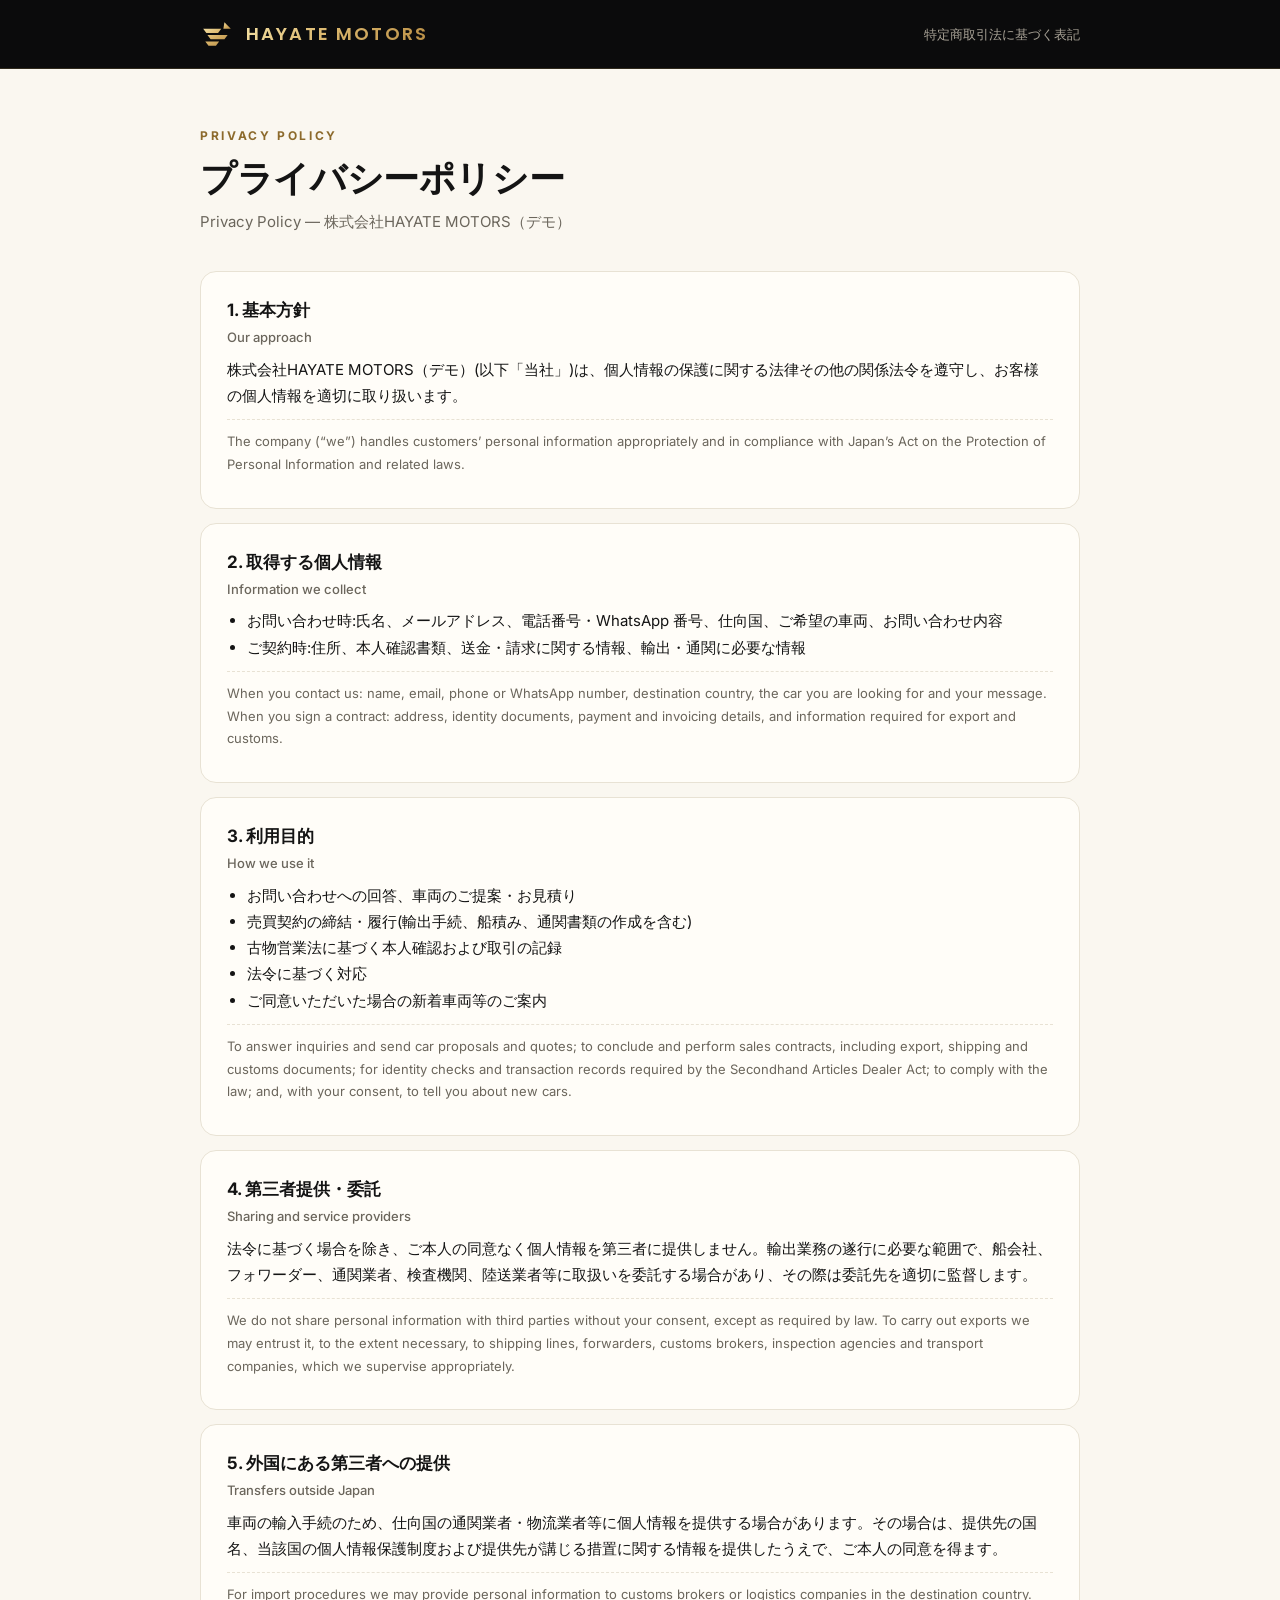
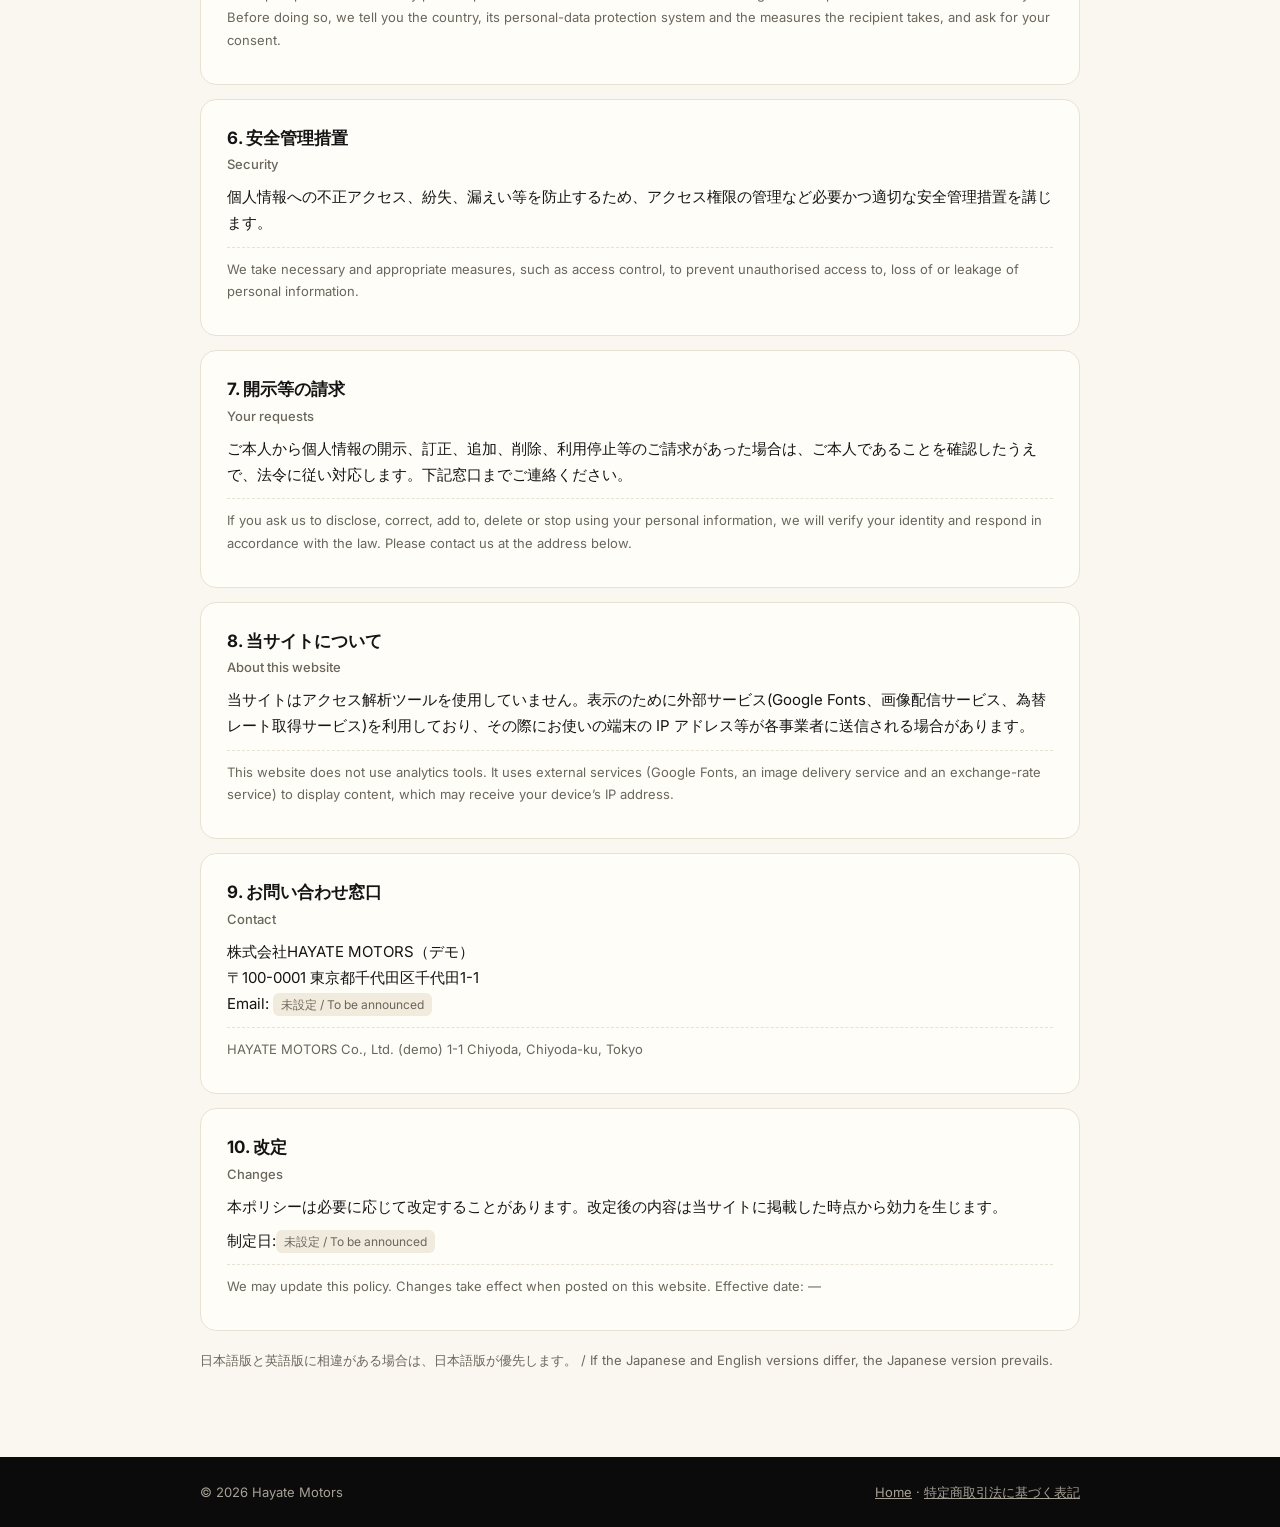
<file: site/legal/privacy.html>
<!doctype html>
<html lang="ja">
<head>
<meta charset="utf-8">
<meta name="viewport" content="width=device-width, initial-scale=1, viewport-fit=cover">
<meta name="theme-color" content="#0B0B0C">
<title>プライバシーポリシー | Hayate Motors</title>
<link rel="icon" href="../assets/mark.svg" type="image/svg+xml">
<link rel="preconnect" href="https://fonts.googleapis.com">
<link href="https://fonts.googleapis.com/css2?family=Inter:wght@400;500;600;700&family=Poppins:wght@500;600&display=swap" rel="stylesheet">
<link rel="stylesheet" href="legal.css">
</head>
<body>
<header><div class="wrap">
  <a class="logo" href="../"><img src="../assets/mark.svg" alt=""><b>HAYATE MOTORS</b></a>
  <nav><a href="tokushoho.html">特定商取引法に基づく表記</a></nav>
</div></header>

<main><div class="wrap">
  <p class="eyebrow">Privacy policy</p>
  <h1>プライバシーポリシー</h1>
  <p class="sub">Privacy Policy — <span data-co="nameJa"></span></p>

  <section class="policy">
    <h2>1. 基本方針<small>Our approach</small></h2>
    <p><span data-co="nameJa" data-co-empty="当社"></span>(以下「当社」)は、個人情報の保護に関する法律その他の関係法令を遵守し、お客様の個人情報を適切に取り扱います。</p>
    <p class="en">The company (“we”) handles customers’ personal information appropriately and in compliance with Japan’s Act on the Protection of Personal Information and related laws.</p>
  </section>

  <section class="policy">
    <h2>2. 取得する個人情報<small>Information we collect</small></h2>
    <ul>
      <li>お問い合わせ時:氏名、メールアドレス、電話番号・WhatsApp 番号、仕向国、ご希望の車両、お問い合わせ内容</li>
      <li>ご契約時:住所、本人確認書類、送金・請求に関する情報、輸出・通関に必要な情報</li>
    </ul>
    <p class="en">When you contact us: name, email, phone or WhatsApp number, destination country, the car you are looking for and your message. When you sign a contract: address, identity documents, payment and invoicing details, and information required for export and customs.</p>
  </section>

  <section class="policy">
    <h2>3. 利用目的<small>How we use it</small></h2>
    <ul>
      <li>お問い合わせへの回答、車両のご提案・お見積り</li>
      <li>売買契約の締結・履行(輸出手続、船積み、通関書類の作成を含む)</li>
      <li>古物営業法に基づく本人確認および取引の記録</li>
      <li>法令に基づく対応</li>
      <li>ご同意いただいた場合の新着車両等のご案内</li>
    </ul>
    <p class="en">To answer inquiries and send car proposals and quotes; to conclude and perform sales contracts, including export, shipping and customs documents; for identity checks and transaction records required by the Secondhand Articles Dealer Act; to comply with the law; and, with your consent, to tell you about new cars.</p>
  </section>

  <section class="policy">
    <h2>4. 第三者提供・委託<small>Sharing and service providers</small></h2>
    <p>法令に基づく場合を除き、ご本人の同意なく個人情報を第三者に提供しません。輸出業務の遂行に必要な範囲で、船会社、フォワーダー、通関業者、検査機関、陸送業者等に取扱いを委託する場合があり、その際は委託先を適切に監督します。</p>
    <p class="en">We do not share personal information with third parties without your consent, except as required by law. To carry out exports we may entrust it, to the extent necessary, to shipping lines, forwarders, customs brokers, inspection agencies and transport companies, which we supervise appropriately.</p>
  </section>

  <section class="policy">
    <h2>5. 外国にある第三者への提供<small>Transfers outside Japan</small></h2>
    <p>車両の輸入手続のため、仕向国の通関業者・物流業者等に個人情報を提供する場合があります。その場合は、提供先の国名、当該国の個人情報保護制度および提供先が講じる措置に関する情報を提供したうえで、ご本人の同意を得ます。</p>
    <p class="en">For import procedures we may provide personal information to customs brokers or logistics companies in the destination country. Before doing so, we tell you the country, its personal-data protection system and the measures the recipient takes, and ask for your consent.</p>
  </section>

  <section class="policy">
    <h2>6. 安全管理措置<small>Security</small></h2>
    <p>個人情報への不正アクセス、紛失、漏えい等を防止するため、アクセス権限の管理など必要かつ適切な安全管理措置を講じます。</p>
    <p class="en">We take necessary and appropriate measures, such as access control, to prevent unauthorised access to, loss of or leakage of personal information.</p>
  </section>

  <section class="policy">
    <h2>7. 開示等の請求<small>Your requests</small></h2>
    <p>ご本人から個人情報の開示、訂正、追加、削除、利用停止等のご請求があった場合は、ご本人であることを確認したうえで、法令に従い対応します。下記窓口までご連絡ください。</p>
    <p class="en">If you ask us to disclose, correct, add to, delete or stop using your personal information, we will verify your identity and respond in accordance with the law. Please contact us at the address below.</p>
  </section>

  <section class="policy">
    <h2>8. 当サイトについて<small>About this website</small></h2>
    <p>当サイトはアクセス解析ツールを使用していません。表示のために外部サービス(Google Fonts、画像配信サービス、為替レート取得サービス)を利用しており、その際にお使いの端末の IP アドレス等が各事業者に送信される場合があります。</p>
    <p class="en">This website does not use analytics tools. It uses external services (Google Fonts, an image delivery service and an exchange-rate service) to display content, which may receive your device’s IP address.</p>
  </section>

  <section class="policy">
    <h2>9. お問い合わせ窓口<small>Contact</small></h2>
    <p><span data-co="nameJa"></span><br><span id="addrJa"></span><br>Email: <a data-co="email" data-co-href="mailto:email"></a></p>
    <p class="en"><span data-co="nameEn" data-co-empty=" "></span> <span data-co="addressEn" data-co-empty=" "></span></p>
  </section>

  <section class="policy">
    <h2>10. 改定<small>Changes</small></h2>
    <p>本ポリシーは必要に応じて改定することがあります。改定後の内容は当サイトに掲載した時点から効力を生じます。</p>
    <p>制定日:<span data-co="privacyDate"></span></p>
    <p class="en">We may update this policy. Changes take effect when posted on this website. Effective date: <span data-co="privacyDateEn" data-co-empty="—"></span></p>
  </section>
  <p class="note">日本語版と英語版に相違がある場合は、日本語版が優先します。 / If the Japanese and English versions differ, the Japanese version prevails.</p>
</div></main>

<footer><div class="wrap"><span>© <span id="y"></span> Hayate Motors</span><span><a href="../">Home</a> · <a href="tokushoho.html">特定商取引法に基づく表記</a></span></div></footer>

<script src="../assets/company.js"></script>
<script>
  const C = window.COMPANY, has = window.COMPANY_HAS;
  document.getElementById("y").textContent = new Date().getFullYear();
  document.getElementById("addrJa").innerHTML = has(C.addressJa)
    ? (has(C.postalCode) ? "〒" + C.postalCode + " " : "") + C.addressJa.replace(/[<>&]/g, "")
    : '<span class="tba">未設定 / To be announced</span>';
</script>
</body>
</html>
</file>
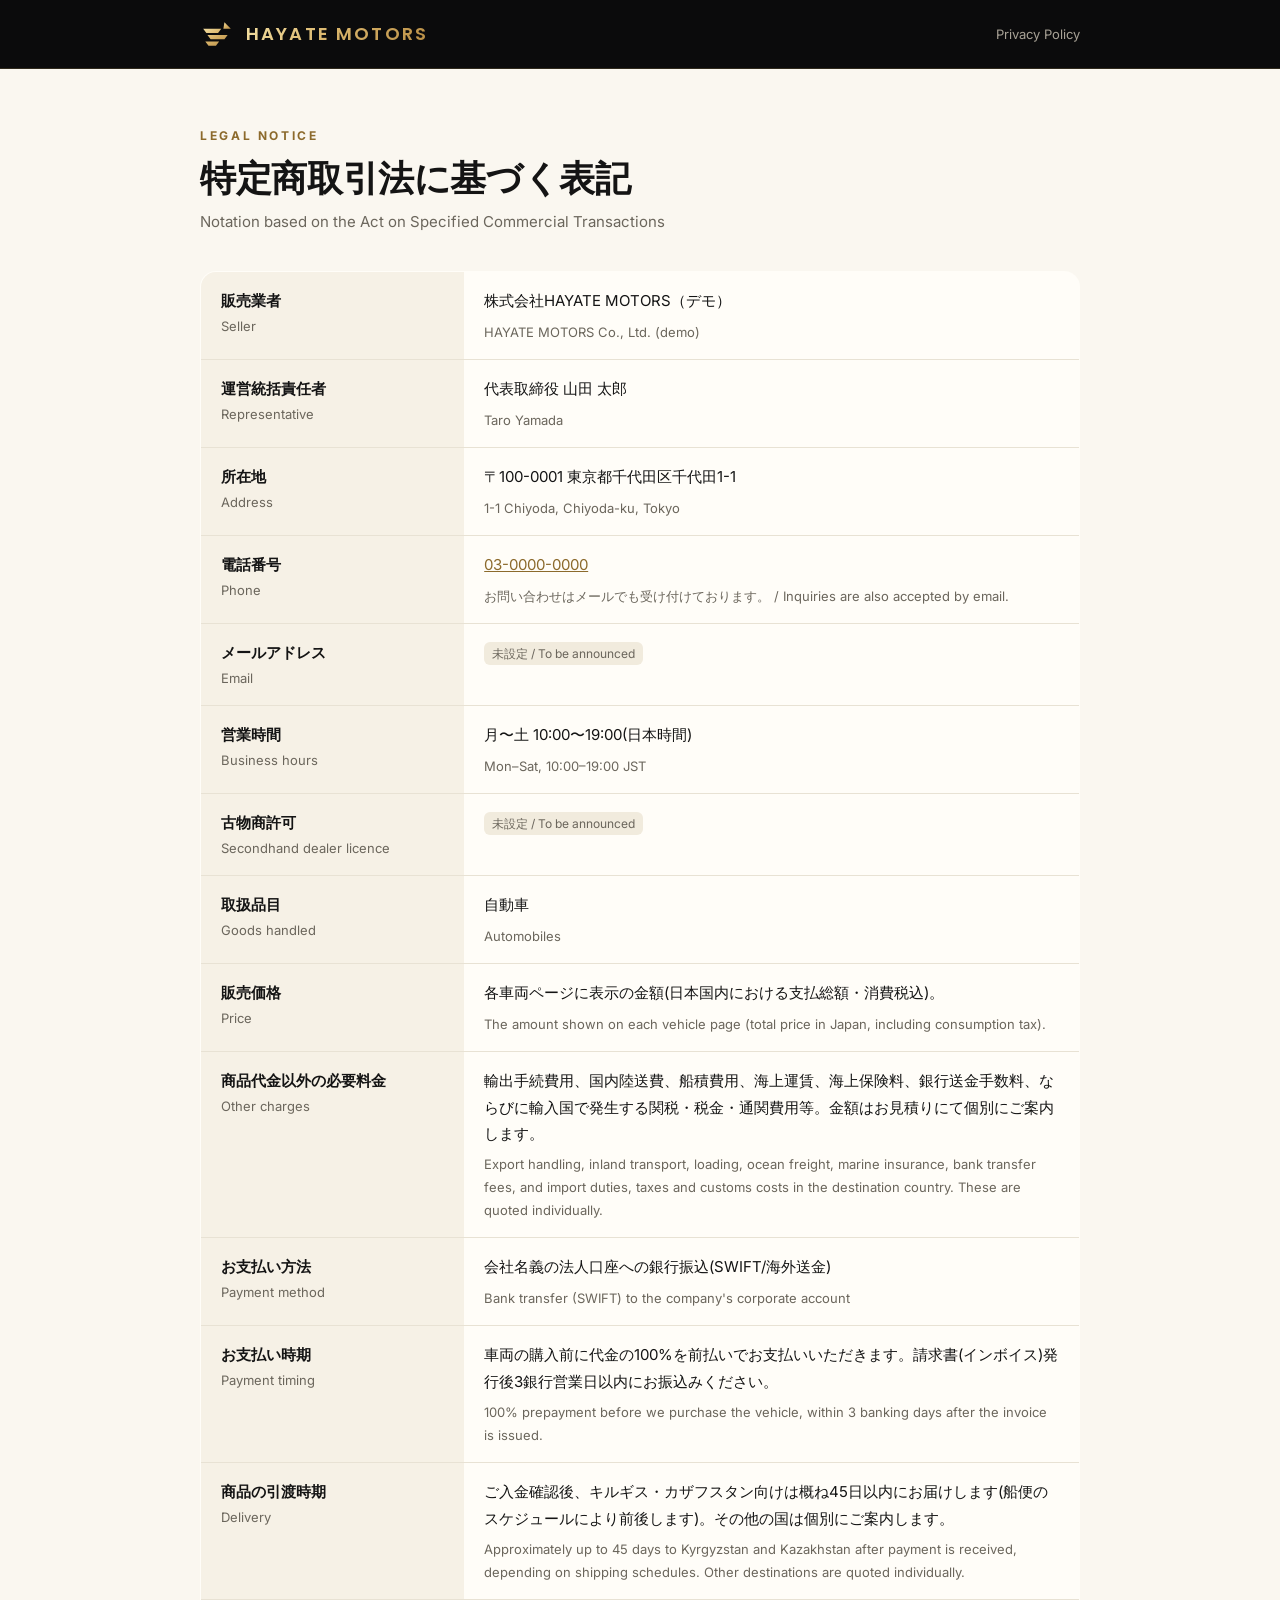
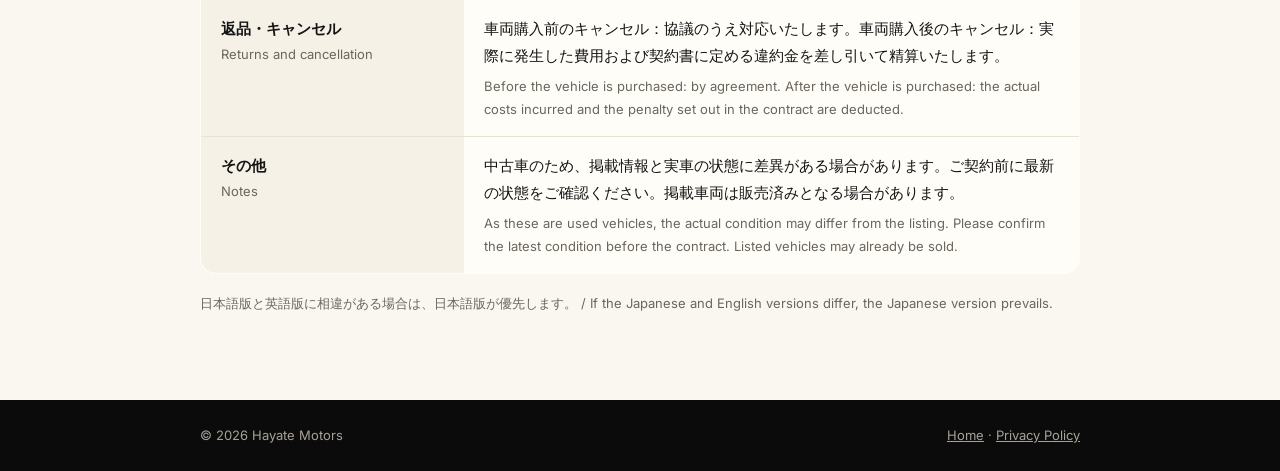
<file: site/legal/tokushoho.html>
<!doctype html>
<html lang="ja">
<head>
<meta charset="utf-8">
<meta name="viewport" content="width=device-width, initial-scale=1, viewport-fit=cover">
<meta name="theme-color" content="#0B0B0C">
<title>特定商取引法に基づく表記 | Hayate Motors</title>
<link rel="icon" href="../assets/mark.svg" type="image/svg+xml">
<link rel="preconnect" href="https://fonts.googleapis.com">
<link href="https://fonts.googleapis.com/css2?family=Inter:wght@400;500;600;700&family=Poppins:wght@500;600&display=swap" rel="stylesheet">
<link rel="stylesheet" href="legal.css">
</head>
<body>
<header><div class="wrap">
  <a class="logo" href="../"><img src="../assets/mark.svg" alt=""><b>HAYATE MOTORS</b></a>
  <nav><a href="privacy.html">Privacy Policy</a></nav>
</div></header>

<main><div class="wrap">
  <p class="eyebrow">Legal notice</p>
  <h1>特定商取引法に基づく表記</h1>
  <p class="sub">Notation based on the Act on Specified Commercial Transactions</p>

  <table>
    <tr><th>販売業者<small>Seller</small></th>
      <td><span data-co="nameJa"></span><span class="en" data-co="nameEn" data-co-empty=" "></span></td></tr>
    <tr><th>運営統括責任者<small>Representative</small></th>
      <td><span data-co="representativeJa"></span><span class="en" data-co="representativeEn" data-co-empty=" "></span></td></tr>
    <tr><th>所在地<small>Address</small></th>
      <td><span id="addrJa"></span><span class="en" data-co="addressEn" data-co-empty=" "></span></td></tr>
    <tr><th>電話番号<small>Phone</small></th>
      <td><a data-co="phone" data-co-href="tel:phoneIntl"></a><span class="en">お問い合わせはメールでも受け付けております。 / Inquiries are also accepted by email.</span></td></tr>
    <tr><th>メールアドレス<small>Email</small></th>
      <td><a data-co="email" data-co-href="mailto:email"></a></td></tr>
    <tr><th>営業時間<small>Business hours</small></th>
      <td><span data-co="hoursJa"></span><span class="en" data-co="hours" data-co-empty=" "></span></td></tr>
    <tr><th>古物商許可<small>Secondhand dealer licence</small></th>
      <td><span id="licJa"></span><span class="en" id="licEn"></span></td></tr>
    <tr><th>取扱品目<small>Goods handled</small></th>
      <td><span data-co="goodsCategoryJa"></span><span class="en" data-co="goodsCategoryEn" data-co-empty=" "></span></td></tr>
    <tr><th>販売価格<small>Price</small></th>
      <td>各車両ページに表示の金額(日本国内における支払総額・消費税込)。
        <span class="en">The amount shown on each vehicle page (total price in Japan, including consumption tax).</span></td></tr>
    <tr><th>商品代金以外の必要料金<small>Other charges</small></th>
      <td>輸出手続費用、国内陸送費、船積費用、海上運賃、海上保険料、銀行送金手数料、ならびに輸入国で発生する関税・税金・通関費用等。金額はお見積りにて個別にご案内します。
        <span class="en">Export handling, inland transport, loading, ocean freight, marine insurance, bank transfer fees, and import duties, taxes and customs costs in the destination country. These are quoted individually.</span></td></tr>
    <tr><th>お支払い方法<small>Payment method</small></th>
      <td><span data-co="paymentMethodJa"></span><span class="en" data-co="paymentMethodEn" data-co-empty=" "></span></td></tr>
    <tr><th>お支払い時期<small>Payment timing</small></th>
      <td><span data-co="paymentTimingJa"></span><span class="en" data-co="paymentTimingEn" data-co-empty=" "></span></td></tr>
    <tr><th>商品の引渡時期<small>Delivery</small></th>
      <td><span data-co="deliveryJa"></span><span class="en" data-co="deliveryEn" data-co-empty=" "></span></td></tr>
    <tr><th>返品・キャンセル<small>Returns and cancellation</small></th>
      <td><span data-co="returnsJa"></span><span class="en" data-co="returnsEn" data-co-empty=" "></span></td></tr>
    <tr><th>その他<small>Notes</small></th>
      <td>中古車のため、掲載情報と実車の状態に差異がある場合があります。ご契約前に最新の状態をご確認ください。掲載車両は販売済みとなる場合があります。
        <span class="en">As these are used vehicles, the actual condition may differ from the listing. Please confirm the latest condition before the contract. Listed vehicles may already be sold.</span></td></tr>
  </table>
  <p class="note">日本語版と英語版に相違がある場合は、日本語版が優先します。 / If the Japanese and English versions differ, the Japanese version prevails.</p>
</div></main>

<footer><div class="wrap"><span>© <span id="y"></span> Hayate Motors</span><span><a href="../">Home</a> · <a href="privacy.html">Privacy Policy</a></span></div></footer>

<script src="../assets/company.js"></script>
<script>
  const C = window.COMPANY, has = window.COMPANY_HAS, TBA = '<span class="tba">未設定 / To be announced</span>';
  document.getElementById("y").textContent = new Date().getFullYear();
  document.getElementById("addrJa").innerHTML = has(C.addressJa)
    ? (has(C.postalCode) ? "〒" + C.postalCode + " " : "") + C.addressJa.replace(/[<>&]/g, "") : TBA;
  const lic = has(C.licenceCommissionJa) && has(C.licenceNo);
  document.getElementById("licJa").innerHTML = lic ? `${C.licenceCommissionJa} 許可 第${C.licenceNo}号` : TBA;
  document.getElementById("licEn").textContent = lic && has(C.licenceCommissionEn) ? `${C.licenceCommissionEn}, licence No. ${C.licenceNo}` : "";
</script>
</body>
</html>
</file>
<file: site/assets/site.css>
/* Hayate Motors landing page — shared by / (English) and /ja/ (Japanese). */
:root {
  --bg: #FAF7F0; --soft: #F3EEE3; --card: #FFFDF8; --line: #E8E2D4; --ink: #141414; --muted: #6B665C;
  --dark: #0B0B0C; --dark-2: #151517; --on-dark: #F2EDE4; --on-dark-muted: #A8A296;
  --gold: #D9B46A; --gold-hi: #F3DFA2; --gold-lo: #B98E45; --bronze: #8C6A2C;
  --gold-grad: linear-gradient(135deg, #F3DFA2 0%, #D9B46A 48%, #B98E45 100%);
  --accent: var(--bronze); --danger: #B3261E;
  --radius: 18px; --max: 1240px;
}
* { box-sizing: border-box; }
html { scroll-behavior: smooth; scroll-padding-top: 72px; }
body { margin: 0; background: var(--bg); color: var(--ink);
  font: 16px/1.6 Inter, system-ui, -apple-system, sans-serif; -webkit-font-smoothing: antialiased;
  -webkit-tap-highlight-color: transparent; }
img { display: block; max-width: 100%; }
a { color: inherit; }
.wrap { max-width: var(--max); margin: 0 auto; padding: 0 max(20px, env(safe-area-inset-left)) 0 max(20px, env(safe-area-inset-right)); }
.eyebrow { font-size: 12px; font-weight: 700; letter-spacing: .22em; text-transform: uppercase; color: var(--bronze); margin: 0 0 14px; }
h1, h2, h3 { margin: 0; line-height: 1.08; letter-spacing: -.02em; font-family: Poppins, Inter, sans-serif; }
h2 { font-weight: 600 !important; }
h2 { font-size: clamp(32px, 4.4vw, 56px); font-weight: 800; }
.lead { font-size: clamp(17px, 1.6vw, 20px); color: var(--muted); max-width: 640px; margin: 18px 0 0; }
.btn { display: inline-flex; align-items: center; justify-content: center; gap: 10px; height: 52px; padding: 0 26px;
  border-radius: 999px; font: 600 15px/1 Inter, sans-serif; text-decoration: none; cursor: pointer; border: 1px solid transparent;
  transition: background .2s, color .2s, border-color .2s, transform .2s; }
.btn:active { transform: scale(.98); }
.btn-gold { background: var(--gold-grad); color: var(--dark); }
.btn-gold:hover { filter: brightness(1.06); }
.btn-dark { background: var(--dark); color: var(--gold-hi); }
.btn-dark:hover { background: #222225; }
.btn-ghost { border-color: rgba(217,180,106,.55); color: var(--gold-hi); }
.btn-ghost:hover { background: rgba(217,180,106,.1); border-color: var(--gold); }
.btn-line { border-color: var(--line); color: var(--ink); background: var(--card); }
.btn-line:hover { border-color: var(--ink); }

/* ---------- Header ---------- */
.nav { position: fixed; inset: 0 0 auto; z-index: 20; transition: background .25s, border-color .25s, color .25s;
  border-bottom: 1px solid transparent; color: #fff; padding-top: env(safe-area-inset-top); }
.nav .wrap { display: flex; align-items: center; justify-content: space-between; height: 72px; gap: 20px; }
.nav.solid { background: rgba(11,11,12,.9); -webkit-backdrop-filter: saturate(1.4) blur(14px); backdrop-filter: saturate(1.4) blur(14px);
  border-color: rgba(217,180,106,.18); color: var(--on-dark); }
.logo { display: inline-flex; align-items: center; gap: 12px; font: 600 19px/1 Poppins, Inter, sans-serif; letter-spacing: .12em; text-decoration: none; white-space: nowrap; }
.logo > span { background: var(--gold-grad); -webkit-background-clip: text; background-clip: text; color: transparent; }
.logo .mark { height: 38px; width: auto; flex: none; filter: drop-shadow(0 1px 1px rgba(0,0,0,.15)); }

.links { display: flex; align-items: center; gap: 30px; font-size: 14px; font-weight: 500; }
.links a { text-decoration: none; opacity: .85; }
.links a:hover { opacity: 1; }
.links .btn { height: 42px; padding: 0 20px; font-size: 14px; opacity: 1; }
.burger { display: none; width: 44px; height: 44px; border: 0; background: none; color: inherit; cursor: pointer; padding: 10px; }
.burger span { display: block; height: 2px; background: currentColor; margin: 5px 0; border-radius: 2px; transition: transform .25s, opacity .25s; }
.nav.open .burger span:nth-child(1) { transform: translateY(7px) rotate(45deg); }
.nav.open .burger span:nth-child(2) { opacity: 0; }
.nav.open .burger span:nth-child(3) { transform: translateY(-7px) rotate(-45deg); }

/* ---------- Hero ---------- */
.hero { position: relative; min-height: 100svh; display: flex; align-items: flex-end; color: #fff; background: var(--dark); overflow: hidden; }
.hero img { position: absolute; inset: 0; width: 100%; height: 100%; object-fit: cover; object-position: center 62%; opacity: .78; }
.hero::after { content: ""; position: absolute; inset: 0;
  background: linear-gradient(90deg, rgba(8,8,10,.86) 0%, rgba(8,8,10,.55) 45%, rgba(8,8,10,.1) 100%),
              linear-gradient(0deg, rgba(8,8,10,.75) 0%, rgba(8,8,10,0) 45%); }
.hero .wrap { position: relative; z-index: 1; width: 100%; padding-top: 140px; padding-bottom: clamp(56px, 10vh, 110px); }
.hero .eyebrow, .japan .eyebrow, .band .eyebrow { color: var(--gold); }
.hero h1 { font-size: clamp(40px, 6.6vw, 96px); font-weight: 600; max-width: 900px; letter-spacing: -.025em; }
.hero h1 em { font-style: normal; background: var(--gold-grad); -webkit-background-clip: text; background-clip: text; color: transparent; }
.hero p { font-size: clamp(17px, 1.7vw, 21px); color: rgba(255,255,255,.82); max-width: 560px; margin: 24px 0 36px; }
.hero .ctas { display: flex; gap: 14px; flex-wrap: wrap; }
.scroll-hint { position: absolute; right: max(20px, env(safe-area-inset-right)); bottom: 32px; z-index: 1; font-size: 12px; letter-spacing: .2em;
  text-transform: uppercase; color: rgba(255,255,255,.6); writing-mode: vertical-rl; }

/* ---------- Facts strip ---------- */
.facts { border-top: 1px solid var(--line); border-bottom: 1px solid var(--line); }
.facts .wrap { display: grid; grid-template-columns: repeat(3, 1fr); }
.fact { padding: 34px 28px 34px 0; display: flex; gap: 16px; align-items: flex-start; }
.fact + .fact { padding-left: 28px; border-left: 1px solid var(--line); }
.fact svg { flex: none; width: 28px; height: 28px; color: var(--bronze); margin-top: 2px; }
.fact b { display: block; font-size: 16px; }
.fact span { color: var(--muted); font-size: 14px; }

/* ---------- Services ---------- */
section.block { padding: clamp(72px, 10vw, 128px) 0; }
.svc { display: grid; grid-template-columns: 1fr 1fr; gap: clamp(32px, 6vw, 88px); align-items: center; margin-top: clamp(48px, 6vw, 80px); }
.svc:nth-of-type(even) .svc-img { order: 2; }
.svc-img { border-radius: var(--radius); overflow: hidden; aspect-ratio: 4/3; background: var(--soft); }
.svc-img img { width: 100%; height: 100%; object-fit: cover; transition: transform 1.2s ease; }
.svc:hover .svc-img img { transform: scale(1.03); }
.svc-num { font: 700 15px/1 Poppins, sans-serif; color: var(--bronze); letter-spacing: .1em; }
.svc h3 { font-size: clamp(26px, 2.8vw, 36px); font-weight: 600; margin: 14px 0 16px; }
.svc p { color: var(--muted); font-size: 17px; margin: 0 0 20px; }
.svc ul { list-style: none; padding: 0; margin: 0; display: grid; gap: 10px; }
.svc li { display: flex; gap: 12px; font-size: 15px; }
.svc li::before { content: ""; flex: none; width: 18px; height: 18px; margin-top: 3px; border-radius: 50%;
  background: url("data:image/svg+xml,%3Csvg xmlns='http://www.w3.org/2000/svg' viewBox='0 0 24 24' fill='none' stroke='%230B0B0C' stroke-width='3' stroke-linecap='round' stroke-linejoin='round'%3E%3Cpath d='M5 12l5 5L20 7'/%3E%3C/svg%3E") center / 11px no-repeat, var(--gold-grad); }

/* ---------- Process ---------- */
.process { background: var(--soft); }
.steps { display: grid; grid-template-columns: repeat(4, 1fr); gap: 18px; margin-top: 56px; counter-reset: s; }
.step { background: var(--card); border: 1px solid var(--line); border-radius: var(--radius); padding: 28px 24px 30px; position: relative; }
.step::before { counter-increment: s; content: "0" counter(s); display: block; font: 600 40px/1 Poppins, sans-serif; color: var(--bronze); margin-bottom: 22px; letter-spacing: -.02em; }
.step h3 { font-size: 20px; font-weight: 600; margin-bottom: 10px; letter-spacing: -.01em; }
.step p { margin: 0; color: var(--muted); font-size: 15px; }

/* ---------- Japan split ---------- */
.japan { background: var(--dark); color: var(--on-dark); display: grid; grid-template-columns: 1.05fr 1fr; min-height: 640px; }
.japan .pic { position: relative; min-height: 420px; }
.japan .pic img { position: absolute; inset: 0; width: 100%; height: 100%; object-fit: cover; }
.japan .txt { padding: clamp(56px, 8vw, 112px) clamp(24px, 6vw, 96px); display: flex; flex-direction: column; justify-content: center; }

.japan h2 { color: #fff; }
.japan .lead { color: var(--on-dark-muted); }
.japan dl { display: grid; grid-template-columns: 1fr 1fr; gap: 28px 32px; margin: 40px 0 0; }
.japan dt { font-weight: 600; color: var(--gold-hi); font-family: Poppins, sans-serif; }
.japan dd { margin: 6px 0 0; color: var(--on-dark-muted); font-size: 15px; }


/* ---------- Catalog band ---------- */
.band { position: relative; overflow: hidden; border-radius: 26px; color: #fff; background: var(--dark); min-height: 460px; display: flex; align-items: center; }
.band img { position: absolute; inset: 0; width: 100%; height: 100%; object-fit: cover; object-position: center 60%; }
.band::after { content: ""; position: absolute; inset: 0; background: linear-gradient(90deg, rgba(10,10,12,.88) 0%, rgba(10,10,12,.55) 55%, rgba(10,10,12,.15) 100%); }
.band .in { position: relative; z-index: 1; padding: clamp(36px, 6vw, 80px); max-width: 640px; }

.band h2 { color: #fff; }
.band p { color: rgba(255,255,255,.8); font-size: 18px; margin: 18px 0 30px; }
.band .tags { display: flex; flex-wrap: wrap; gap: 8px; margin: -8px 0 30px; }
.band .tags span { border: 1px solid rgba(217,180,106,.45); color: var(--gold-hi); border-radius: 999px; padding: 6px 14px; font-size: 13px; }

/* ---------- Contact ---------- */
.contact .grid2 { display: grid; grid-template-columns: .9fr 1.1fr; gap: clamp(36px, 6vw, 88px); align-items: start; }
.channels { display: grid; gap: 12px; margin-top: 32px; }
.channel { display: flex; align-items: center; gap: 14px; padding: 16px 18px; border: 1px solid var(--line); border-radius: 14px; text-decoration: none; transition: border-color .2s; background: var(--card); }
.channel:hover { border-color: var(--gold-lo); }
.channel svg { width: 24px; height: 24px; flex: none; color: var(--bronze); }
.channel b { display: block; font-size: 15px; }
.channel span { color: var(--muted); font-size: 14px; }
form { background: var(--soft); border-radius: 22px; padding: clamp(24px, 4vw, 40px); display: grid; grid-template-columns: 1fr 1fr; gap: 16px; }
.field { display: grid; gap: 7px; }
.field.full { grid-column: 1 / -1; }
label { font-size: 13px; font-weight: 600; }
input, textarea, select { width: 100%; font: 16px/1.4 Inter, sans-serif; color: var(--ink); background: var(--card); border: 1px solid var(--line);
  border-radius: 12px; padding: 13px 14px; outline: none; transition: border-color .2s, box-shadow .2s; }
input:focus, textarea:focus, select:focus { border-color: var(--gold-lo); box-shadow: 0 0 0 3px rgba(217,180,106,.25); }
textarea { min-height: 120px; resize: vertical; }
form .btn { grid-column: 1 / -1; height: 56px; font-size: 16px; border: 0; }
.note { grid-column: 1 / -1; font-size: 13px; color: var(--muted); margin: 0; }

/* ---------- Company + footer ---------- */
.company { border-top: 1px solid var(--line); }
.company .wrap { display: grid; grid-template-columns: 1fr 2fr; gap: 40px; padding-top: 56px; padding-bottom: 56px; }
.company dl { display: grid; grid-template-columns: repeat(3, 1fr); gap: 24px 32px; margin: 0; }
.company dt { font-size: 12px; letter-spacing: .14em; text-transform: uppercase; color: var(--muted); font-weight: 600; }
.company dd { margin: 6px 0 0; font-size: 15px; }
.company dd a { color: inherit; }
.company .jp { margin-top: 32px; background: var(--card); border: 1px solid var(--line); border-radius: 16px; padding: 22px 24px;
  font-family: "Hiragino Sans", "Noto Sans JP", "Yu Gothic", Inter, sans-serif; }
.company .jp-title { margin: 0 0 10px; font-weight: 700; font-size: 15px; }
.company .jp table { width: 100%; border-collapse: collapse; font-size: 14px; }
.company .jp th, .company .jp td { text-align: left; padding: 9px 0; border-top: 1px solid var(--line); vertical-align: top; }
.company .jp th { width: 34%; color: var(--muted); font-weight: 500; padding-right: 12px; }
.legal-links { display: flex; flex-wrap: wrap; gap: 8px 22px; margin: 18px 0 0; font-size: 14px; }
.legal-links a { color: var(--bronze); }
.tba { display: inline-block; font-size: 12px; color: var(--muted); background: #F1EBDD; border-radius: 6px; padding: 1px 8px; }
footer { background: var(--dark); color: var(--on-dark-muted); font-size: 13px; border-top: 1px solid rgba(217,180,106,.15); }
footer .wrap { display: flex; justify-content: space-between; align-items: center; gap: 16px; flex-wrap: wrap;
  padding-top: 28px; padding-bottom: calc(28px + env(safe-area-inset-bottom)); }
footer .logo { font-size: 15px; }
footer .logo .mark { height: 30px; }
footer a { color: var(--on-dark-muted); }

/* ---------- Reveal on scroll ---------- */
.rv { opacity: 0; transform: translateY(24px); transition: opacity .8s ease, transform .8s ease; }
.rv.in { opacity: 1; transform: none; }
@media (prefers-reduced-motion: reduce) { .rv { opacity: 1; transform: none; transition: none; } html { scroll-behavior: auto; } }

/* ---------- Tablet ---------- */
@media (max-width: 980px) {
  .steps { grid-template-columns: 1fr 1fr; }
  .japan { grid-template-columns: 1fr; }
  .japan .pic { min-height: 360px; }
  .company .wrap { grid-template-columns: 1fr; }
}

/* ---------- Phones ---------- */
@media (max-width: 760px) {
  .nav .wrap { height: 64px; }
  .logo { font-size: 16px; gap: 10px; }
  .logo .mark { height: 32px; }
  .burger { display: block; margin-right: -10px; }
  .links { position: fixed; inset: calc(64px + env(safe-area-inset-top)) 0 auto; flex-direction: column; align-items: stretch; gap: 0;
    background: var(--dark); color: var(--on-dark); border-bottom: 1px solid rgba(217,180,106,.2); padding: 8px 20px 20px;
    transform: translateY(-8px); opacity: 0; pointer-events: none; transition: opacity .2s, transform .2s; }
  .nav.open .links { opacity: 1; transform: none; pointer-events: auto; }
  .nav.open { background: var(--dark); color: var(--on-dark); border-color: rgba(217,180,106,.2); }
  .links a { padding: 15px 0; border-bottom: 1px solid rgba(242,237,228,.1); font-size: 17px; opacity: 1; }
  .links .btn { margin-top: 16px; height: 50px; border-bottom: 0; }

  .hero { min-height: 100svh; }
  .hero img { object-position: 58% 64%; opacity: .7; }
  .hero::after { background: linear-gradient(0deg, rgba(8,8,10,.92) 0%, rgba(8,8,10,.55) 50%, rgba(8,8,10,.25) 100%); }
  .hero .wrap { padding-bottom: calc(44px + env(safe-area-inset-bottom)); }
  .hero p { margin: 18px 0 28px; }
  .hero .ctas .btn { flex: 1 1 100%; }
  .scroll-hint { display: none; }

  .facts .wrap { grid-template-columns: 1fr; }
  .fact { padding: 22px 0; }
  .fact + .fact { padding-left: 0; border-left: 0; border-top: 1px solid var(--line); }

  .svc { grid-template-columns: 1fr; gap: 24px; margin-top: 48px; }
  .svc:nth-of-type(even) .svc-img { order: 0; }
  .svc-img { aspect-ratio: 16/11; }

  .steps { grid-template-columns: 1fr; margin-top: 36px; gap: 12px; }
  .step { padding: 22px 20px; display: grid; grid-template-columns: 56px 1fr; column-gap: 8px; }
  .step::before { font-size: 28px; margin: 2px 0 0; grid-row: span 2; }

  .japan dl { grid-template-columns: 1fr; gap: 20px; }

  .band { border-radius: 20px; min-height: 520px; align-items: flex-end; }
  .band::after { background: linear-gradient(0deg, rgba(10,10,12,.92) 0%, rgba(10,10,12,.6) 55%, rgba(10,10,12,.2) 100%); }
  .band .btn { width: 100%; }
  .band-wrap { padding: 0 12px; }

  .contact .grid2 { grid-template-columns: 1fr; }
  form { grid-template-columns: 1fr; }
  .company dl { grid-template-columns: 1fr 1fr; }
  footer .wrap { flex-direction: column; text-align: center; }
}

/* ---------- Social icons (footer) ---------- */
.social { display: flex; gap: 10px; }
.social a { width: 40px; height: 40px; display: grid; place-items: center; border: 1px solid rgba(217,180,106,.35); border-radius: 50%;
  color: var(--gold-hi); transition: background .2s, border-color .2s; }
.social a:hover { background: rgba(217,180,106,.12); border-color: var(--gold); }
.social a[hidden], .channel[hidden], .btn[hidden] { display: none; }
.social svg { width: 19px; height: 19px; }

/* ---------- Language switch ---------- */
.links .lang { font-size: 13px; font-weight: 600; letter-spacing: .06em; border: 1px solid rgba(217,180,106,.45); border-radius: 999px; padding: 6px 12px; }
@media (max-width: 760px) { .links .lang { border: 0; border-bottom: 1px solid rgba(242,237,228,.1); border-radius: 0; padding: 15px 0; font-size: 17px; } }

/* ---------- Japanese page ---------- */
html:lang(ja) body { font-family: Inter, "Noto Sans JP", "Hiragino Sans", "Yu Gothic", sans-serif; line-height: 1.8; }
:lang(ja) h1, :lang(ja) h2, :lang(ja) h3 { font-family: Poppins, "Noto Sans JP", "Hiragino Sans", sans-serif; line-height: 1.35; letter-spacing: .01em; word-break: auto-phrase; }
:lang(ja) .hero h1 { font-size: clamp(34px, 5.2vw, 72px); letter-spacing: .01em; }
:lang(ja) h2 { font-size: clamp(28px, 3.6vw, 46px); }
:lang(ja) .eyebrow { letter-spacing: .14em; }
:lang(ja) .lead, :lang(ja) .svc p { line-height: 1.85; }
</file>
<file: site/legal/legal.css>
:root {
  --bg: #FAF7F0; --card: #FFFDF8; --line: #E8E2D4; --ink: #141414; --muted: #6B665C;
  --dark: #0B0B0C; --on-dark: #F2EDE4; --on-dark-muted: #A8A296; --bronze: #8C6A2C;
  --gold-grad: linear-gradient(135deg, #F3DFA2 0%, #D9B46A 48%, #B98E45 100%);
}
* { box-sizing: border-box; }
html, body { margin: 0; background: var(--bg); color: var(--ink);
  font: 15px/1.75 Inter, "Hiragino Sans", "Noto Sans JP", "Yu Gothic", system-ui, sans-serif; -webkit-font-smoothing: antialiased; }
a { color: var(--bronze); }
.wrap { max-width: 920px; margin: 0 auto; padding: 0 max(20px, env(safe-area-inset-left)) 0 max(20px, env(safe-area-inset-right)); }
header { background: var(--dark); border-bottom: 1px solid rgba(217,180,106,.18); padding-top: env(safe-area-inset-top); }
header .wrap { display: flex; align-items: center; justify-content: space-between; height: 68px; gap: 16px; }
.logo { display: inline-flex; align-items: center; gap: 12px; text-decoration: none; font: 600 18px/1 Poppins, Inter, sans-serif; letter-spacing: .12em; white-space: nowrap; }
.logo img { height: 34px; width: auto; }
.logo b { font-weight: inherit; background: var(--gold-grad); -webkit-background-clip: text; background-clip: text; color: transparent; }
header nav a { color: var(--on-dark-muted); text-decoration: none; font-size: 13px; }
header nav a:hover { color: var(--on-dark); }
main { padding: 56px 0 72px; }
.eyebrow { font-size: 12px; font-weight: 700; letter-spacing: .22em; text-transform: uppercase; color: var(--bronze); margin: 0 0 10px; }
h1 { font: 600 clamp(26px, 4vw, 36px)/1.25 Poppins, "Hiragino Sans", "Noto Sans JP", sans-serif; margin: 0; letter-spacing: -.01em; }
.sub { color: var(--muted); margin: 8px 0 36px; }
table { width: 100%; border-collapse: collapse; background: var(--card); border: 1px solid var(--line); border-radius: 16px; overflow: hidden; }
th, td { text-align: left; vertical-align: top; padding: 16px 20px; border-bottom: 1px solid var(--line); }
tr:last-child th, tr:last-child td { border-bottom: 0; }
th { width: 30%; font-weight: 600; background: #F6F1E6; }
th small, .en { display: block; color: var(--muted); font-weight: 400; font-size: 13px; }
td .en { margin-top: 6px; }
section.policy { background: var(--card); border: 1px solid var(--line); border-radius: 16px; padding: 24px 26px; margin-bottom: 14px; }
section.policy h2 { font-size: 17px; margin: 0 0 8px; }
section.policy h2 small { display: block; font-size: 13px; color: var(--muted); font-weight: 500; }
section.policy p, section.policy ul { margin: 0 0 8px; }
section.policy ul { padding-left: 20px; }
section.policy .en { margin-top: 10px; padding-top: 10px; border-top: 1px dashed var(--line); }
.tba { display: inline-block; font-size: 12px; color: var(--muted); background: #F1EBDD; border-radius: 6px; padding: 1px 8px; }
.note { font-size: 13px; color: var(--muted); margin-top: 18px; }
footer { background: var(--dark); color: var(--on-dark-muted); font-size: 13px; }
footer .wrap { display: flex; justify-content: space-between; gap: 12px; flex-wrap: wrap; padding-top: 24px; padding-bottom: calc(24px + env(safe-area-inset-bottom)); }
footer a { color: var(--on-dark-muted); }
@media (max-width: 640px) {
  main { padding: 36px 0 48px; }
  table, tbody, tr, th, td { display: block; width: 100%; }
  th { border-bottom: 0; padding-bottom: 4px; }
  td { padding-top: 4px; }
  header nav { display: none; }
}
</file>
